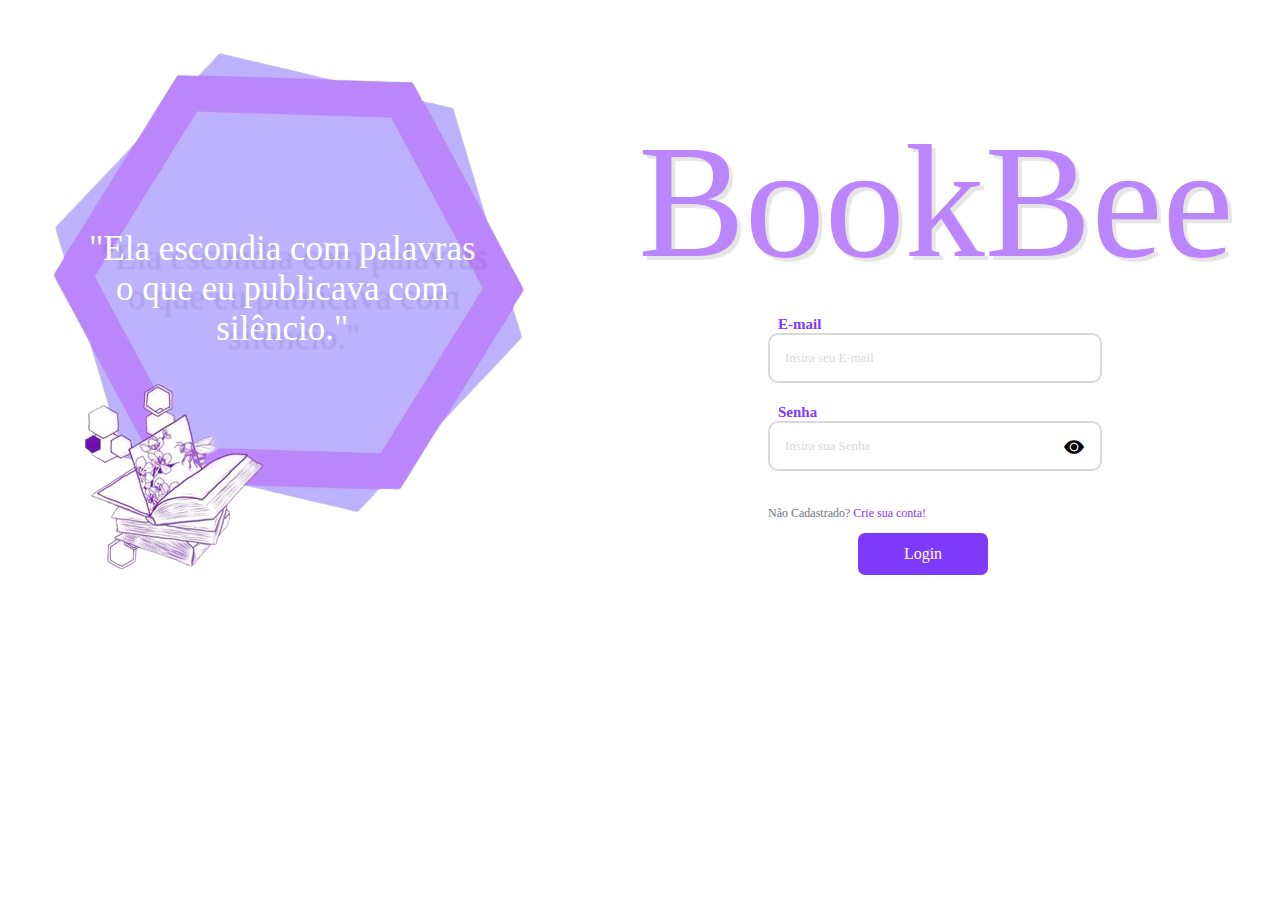
<file: index.html>
<!DOCTYPE html>
<html lang="pt-br">
    <head>
        <meta charset="UTF-8">
        <meta http-equiv="X-UA-Compatible" content="IE=edge">
        <meta name="viewport" content="width=device-width, initial-scale=1.0">
        <link rel="stylesheet" href="https://cdn.jsdelivr.net/npm/bootstrap-icons@1.10.4/font/bootstrap-icons.css">
        <link rel="stylesheet" href="css/style.css">
        <link rel="manifest" href="manifest.json">
        <script src="js/main.js"></script>
        <script src="js/inicial.js"></script>
        
        <title>Tela de Inicio</title>
    </head>
    <body>
        <main>
            <div class="ajuste">
                <div class="img">
                    <img src="imagens/Purple_-removebg-preview.png" alt="img de fundo" >
                    <div class="emcima">
                        <p id="texto"></p>
                    </div>
                    <script src="js/dom.js"></script>
            </div> 
            <div class="titulo">
                <p>BookBee</p>
             </div>
            </div>
        
            <div class="login">
                <form action="inicial.html">

                    <label for="E-mail">E-mail</label>
                    <input type="text" placeholder="Insira seu E-mail" id="email" required>

                    <label for="senha">Senha</label>
                    <input type="password" id="senha" placeholder="Insira sua Senha" required>
                    <i class="bi bi-eye-fill" id="botao-senha" onclick="mostrarSenha()"></i>

                    <div class="cadastre">
                        <ul>
                            <li>Não Cadastrado? <a href="cadastro.html">Crie sua conta!</a></li>
                        </ul>
                    </div>
                    
                    <div class="botao">
                        <input type="submit" value="Login" id="botao-login">
                    </div>
                </form>
            </div>

        </main>
    </body>
</html>
</file>
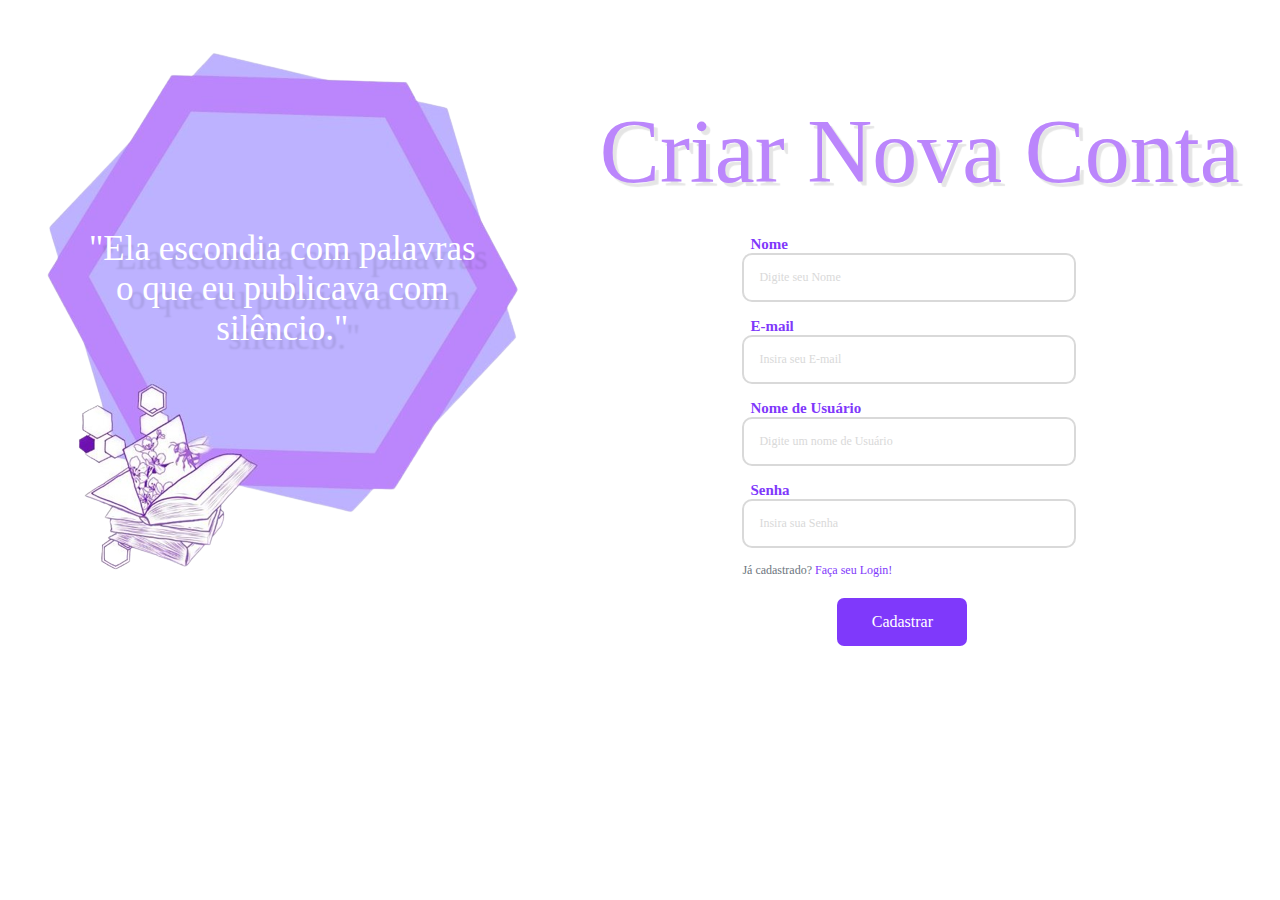
<file: cadastro.html>
<!DOCTYPE html>
<html lang="pt-br">
<head>
    <meta charset="UTF-8">
    <meta http-equiv="X-UA-Compatible" content="IE=edge">
    <meta name="viewport" content="width=device-width, initial-scale=1.0">
    <link rel="stylesheet" href="css/style.css">
    <link rel="manifest" href="manifest.json">
    <script src="js/main.js"></script>
    <script src="js/inicial.js"></script>
    <title>cadastro</title>
</head>
<body>
    <main>
        <div class="ajuste">
            <div class="img">
                <img src="imagens/Purple_-removebg-preview.png" alt="img de fundo" >
                <div class="emcima">
                    <p id="texto"></p>
                </div>
                <script src="js/dom.js"></script>
            </div> 
            <div class="titulo01">
                <p>Criar Nova Conta</p>
            </div>
        </div>
        
        <div class="cadastro">
            <form action="">
                <label for="Nome">Nome</label>
                <input type="text" id="nome" placeholder="Digite seu Nome" >
                
                <label for="E-mail">E-mail</label>
                <input type="text" id="email" placeholder="Insira seu E-mail">
                
                <label for="Nickname">Nome de Usuário</label>
                <input type="text" id="Nickname" placeholder="Digite um nome de Usuário">
                
                <label for="senha">Senha</label>
                <input type="text" id="senha" placeholder="Insira sua Senha" >
                <div class="login01">
                    <ul>
                        <li>Já cadastrado? <a href="index.html">Faça seu Login!</a></li>
                    </ul>
                </div>
                
                
                <div class="botao01">
                    <input type="submit" value="Cadastrar" id="botao-login">
                </div>
                
            </form>
        </div>
    
    </main>
</body>
</html>
</file>
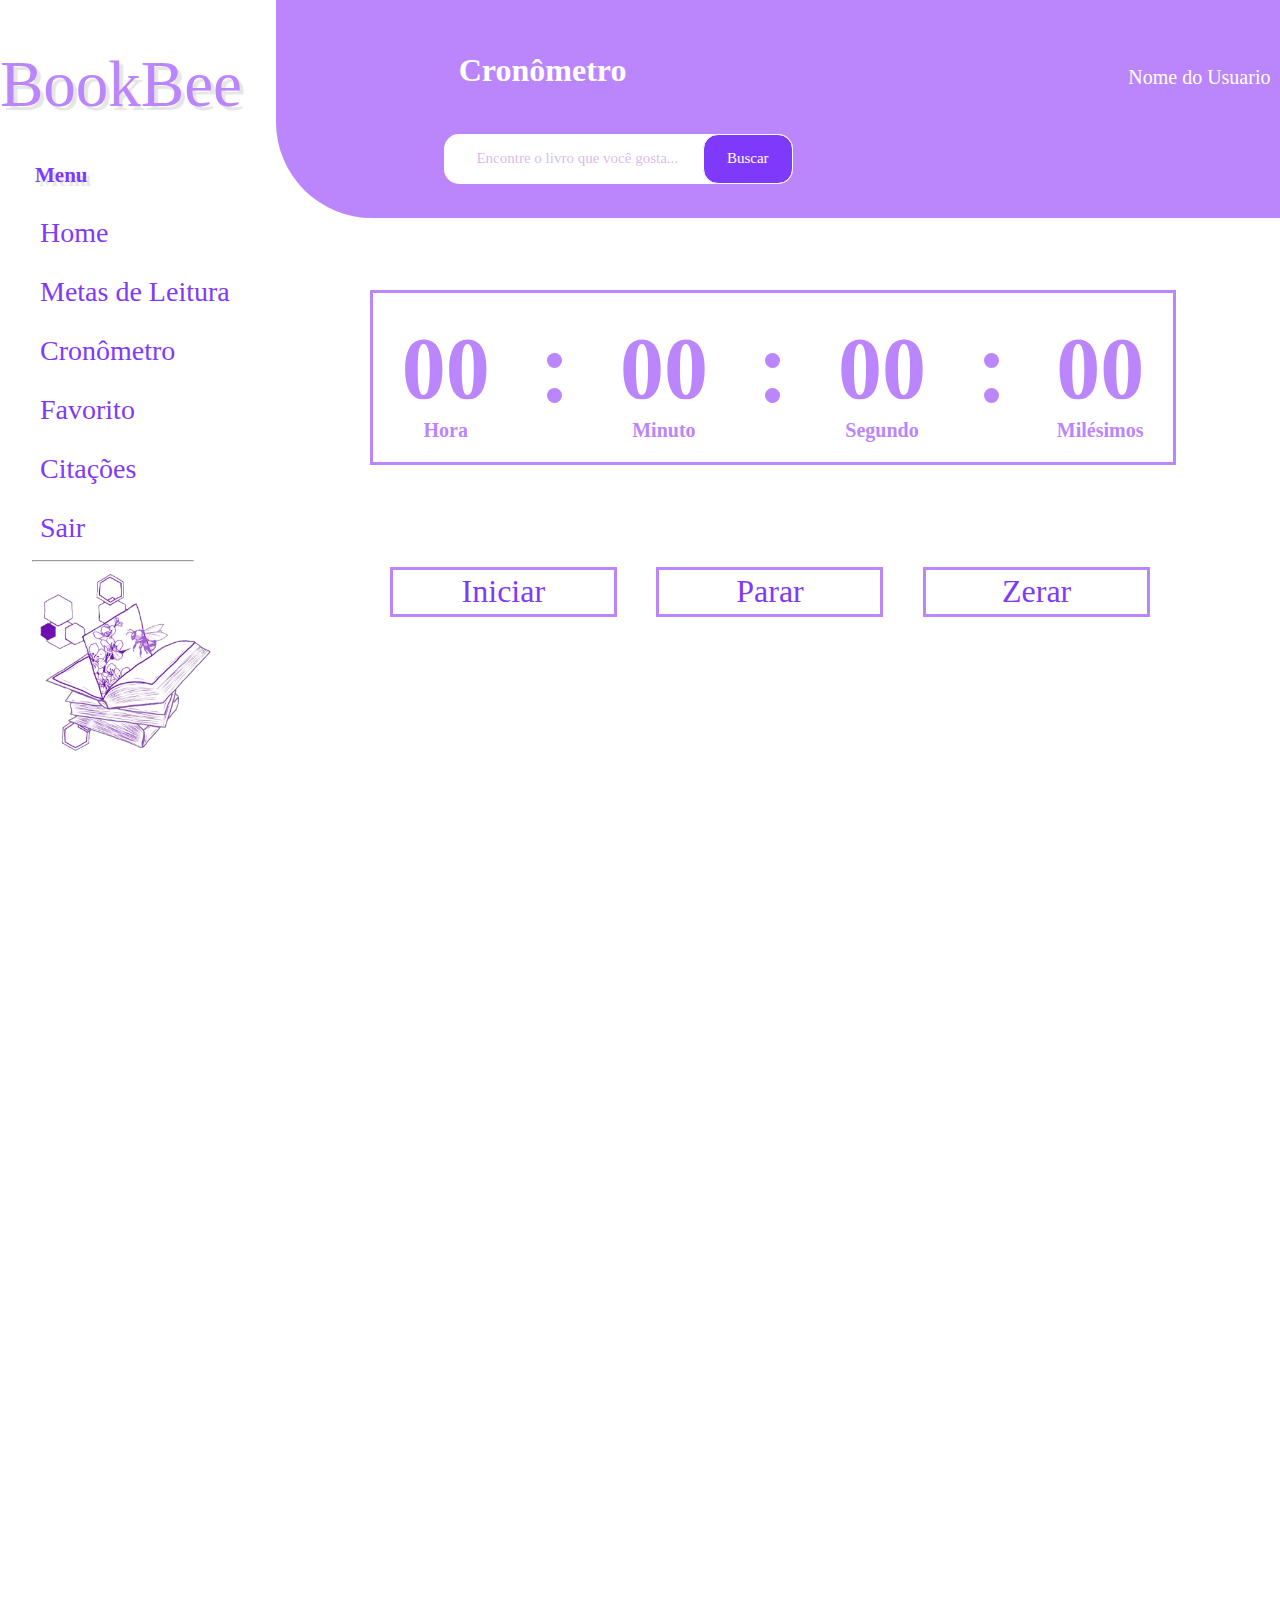
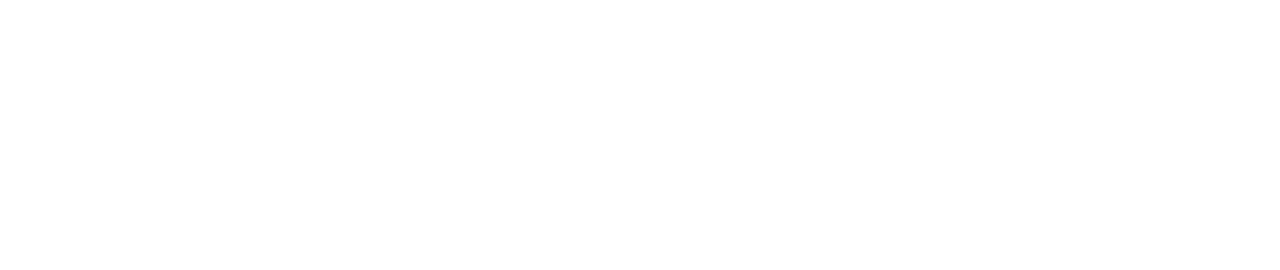
<file: cronometro.html>
<!DOCTYPE html>
<html lang="pt-br">
<head>
    <meta charset="UTF-8">
    <meta http-equiv="X-UA-Compatible" content="IE=edge">
    <meta name="viewport" content="width=device-width, initial-scale=1.0">
    <link rel="stylesheet" href="https://cdn.jsdelivr.net/npm/bootstrap-icons@1.10.5/font/bootstrap-icons.css">
    <link rel="stylesheet" href="css/style.css">
    <link rel="manifest" href="manifest.json">
    <title>Cronômetro</title>
</head>
<body>
    <header class="headerTP">
        
        <div class="bookbeeTP">
            <p>BookBee</p>
            <div class="menu-titulo">
                <p>Menu</p>
            </div>
        </div>

        <div onclick="mobileMenu()" class="mobile-menu" id="mobile-menu">
            <div class="linha1"></div>
            <div class="linha2"></div>
        </div>

        <div class="inicioeUser">
            <div class="inicioEBusca">
                <h1>Cronômetro</h1>

                <form class="search">
                <div class="barraDeBusca">
                    <div class="iconeBusca">
                        <i class="bi bi-search"></i>
                    </div>
                        <input type="text" required id="keyWord" name="keyWord" placeholder="Encontre o livro que você gosta...">
                        <button id="search" type="button" >
                           Buscar
                        </button>
                    </div>
                </form>

            </div>

            <div class="nomeUser">
                <a href="#">Nome do Usuario</a>
                <div class="ftPerfil">
                    <img src="imagens/perfil-de-usuario (1).png" alt="imagem de perfil">
                </div>
            </div>

        </div>

    </header>

    <main class="mainTelaPrincipal">
        <div class="menu">
            <ul>
                <li><a href="inicial.html">
                    <span class="icon">
                        <i class="bi bi-house"></i>
                    </span>
                    <span class="txt">Home</span>
                </a></li>
                <li><a href="inicial.html?#metaDeleitura">
                    <span class="icon">
                        <i class="bi bi-trophy"></i>
                    </span>
                    <span class="txt">Metas de Leitura</span>
                </a></li>
                
                <li><a href="#">
                    <span class="icon">
                        <i class="bi bi-stopwatch"></i>
                    </span>
                    <span class="txt">Cronômetro</span>
                </a></li>
                
                <li><a href="inicial.html?#livrosFavoritos">
                    <span class="icon">
                        <i class="bi bi-star"></i>
                    </span>
                    <span class="txt">Favorito</span>
                </a></li>
                
                <li><a href="inicial.html?#parteCitacoes">
                    <span class="icon">
                        <i class="bi bi-bookmark-star"></i>
                    </span>
                    <span class="txt">Citações</span>
                </a></li>
                
                <li><a href="index.html">
                    <span class="icon">
                        <i class="bi bi-box-arrow-left"></i>
                    </span>
                    <span class="txt">Sair</span>
                </a></li>
            </ul>
            <hr>
            <div class="logo">
                <img src="imagens/1682512674678.png" alt="logo do bookbee">
            </div>
            
        </div>

        <section class="cronometro">

            <div class="visorCronometro">
                <div class="visor hora">
                    <h1 class="tempo horas">00</h1>
                    <p class="titulohoras">Hora</p>
                </div >
                <div class="pontos">
                    <span></span>
                    <span></span>
                </div>
                <div  class="visor minuto">
                    <h1 class="tempo minutos">00</h1>
                    <p class="titulominutos">Minuto</p>
                </div>
                <div class="pontos">
                    <span></span>
                    <span></span>
                </div>
                <div  class="visor Segundo">
                    <h1 class="tempo Segundos">00</h1>
                    <p class="tituloSegundos">Segundo</p>
                </div>
                <div class="pontos">
                    <span></span>
                    <span></span>
                </div>
                <div  class="visor Milesimo">
                    <h1 class="tempo Milesimos">00</h1>
                    <p class="tituloMilesimo">Milésimos</p>
                </div>
            </div>
            <div class="cronometroAcao">
                <button onclick="iniciarCronometro()" class="botoesCronometro ">Iniciar</button>
                <button onclick="paraCronometro()" class="botoesCronometro">Parar</button>
                <button onclick="zerarCronometro()" class="botoesCronometro">Zerar</button>
            </div>

        </section>

        <section class="cronometroMobile">
            <div class="container">
                <div class="watch">
                    <div class="outer-circle">
                        <div class="inner-circle">
                            <span class='text min'>0 :</span>
                            <span class='text sec'>&nbsp;0 :</span>
                            <span class='text msec'>&nbsp;0</span>
                        </div>
                    </div>
                    <div class="btn-wrapper">
                        <button class='btn reset hidden'>Reset</button>
                        <button class='btn play'>Play</button>
                        <button class='btn lap hidden'>Lap</button>
                    </div>
                    <ul class="laps">
                        <button class="lap-clear-btn hidden">Clear All</button>
                    <ul>
                </div>
            </div>
        </section>
        
    </main>
    <script src="js/cronometro.js"></script>
    <script src="js/busca.js"></script>
    <script src="js/menuMobile.js"></script>
</body>
</html>
</file>
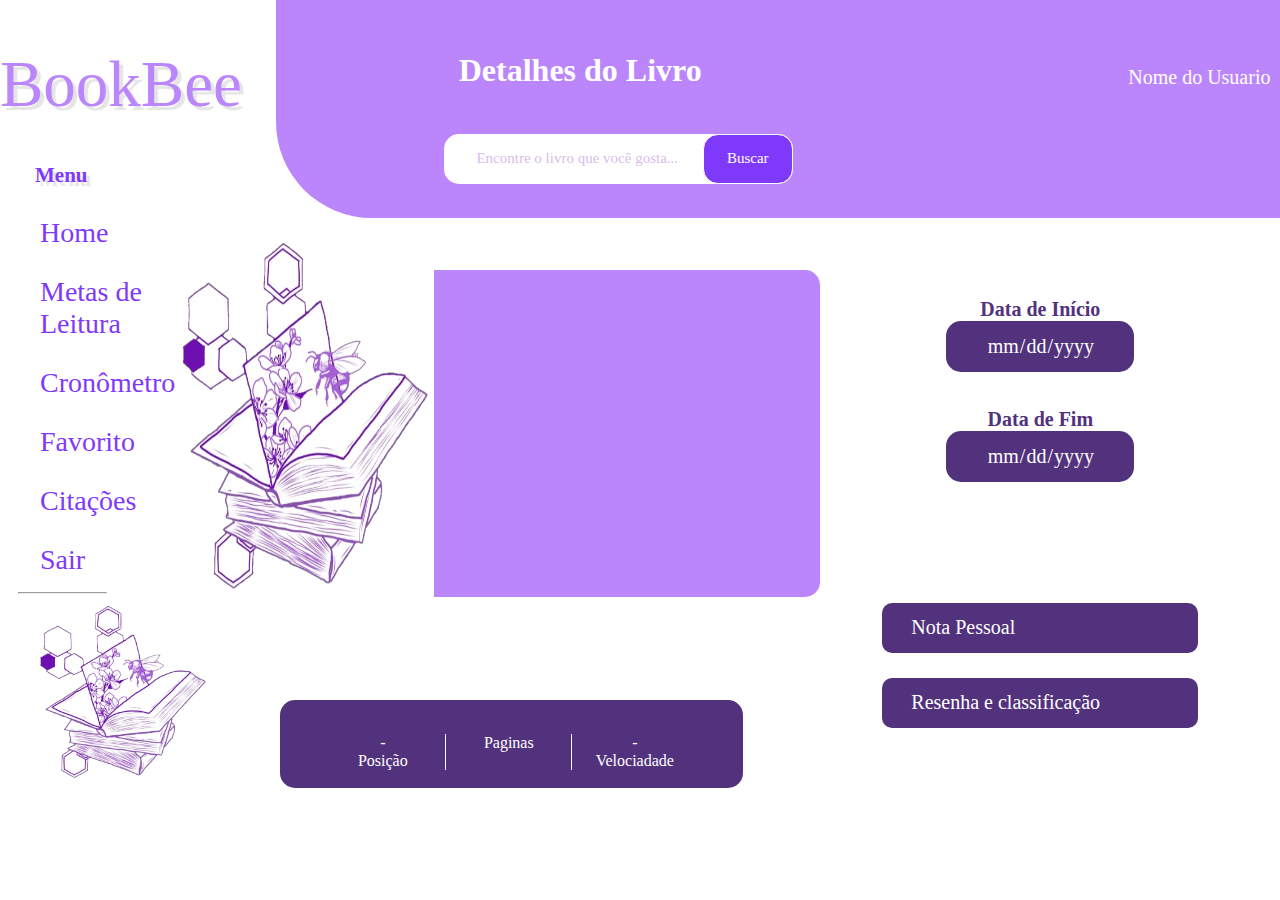
<file: detalhedolivro.html>
<!DOCTYPE html>
<html lang="pt-br">

<head>
    <meta charset="UTF-8">
    <meta http-equiv="X-UA-Compatible" content="IE=edge">
    <meta name="viewport" content="width=device-width, initial-scale=1.0">
    <link rel="stylesheet" href="https://cdn.jsdelivr.net/npm/bootstrap-icons@1.10.5/font/bootstrap-icons.css">
    <link rel="stylesheet" href="css/style.css">
    <link rel="manifest" href="manifest.json">

    <title>Informação da leitura</title>
</head>

<body>
    <header class="headerTP">

        <div class="bookbeeTP">
            <p>BookBee</p>
            <div class="menu-titulo">
                <p>Menu</p>
            </div>
        </div>

        <div class="inicioeUser">
            <div class="inicioEBusca">
                <h1>Detalhes do Livro</h1>

                <form class="search">
                    <div class="barraDeBusca">
                        <div class="iconeBusca">
                            <i class="bi bi-search"></i>
                        </div>
                        <input type="text" required id="keyWord" name="keyWord"
                            placeholder="Encontre o livro que você gosta...">
                        <button id="search" type="button">
                            Buscar
                        </button>
                    </div>
                </form>

            </div>

            <div class="nomeUser">
                <a href="#">Nome do Usuario</a>
                <div class="ftPerfil">
                    <img src="imagens/perfil-de-usuario (1).png" alt="imagem de perfil">
                </div>
            </div>

        </div>

    </header>

    <main class="mainInformacoes">
        <div class="menu">
            <ul>
                <li><a href="inicial.html">
                        <span class="icon">
                            <i class="bi bi-house"></i>
                        </span>
                        <span class="txt">Home</span>
                    </a></li>
                <li><a href="inicial.html?#metaDeleitura">
                        <span class="icon">
                            <i class="bi bi-trophy"></i>
                        </span>
                        <span class="txt">Metas de Leitura</span>
                    </a></li>

                <li><a href="cronometro.html">
                        <span class="icon">
                            <i class="bi bi-stopwatch"></i>
                        </span>
                        <span class="txt">Cronômetro</span>
                    </a></li>

                <li><a href="#">
                        <span class="icon">
                            <i class="bi bi-star"></i>
                        </span>
                        <span class="txt">Favorito</span>
                    </a></li>

                <li><a href="inicial.html?#parteCitacoes">
                        <span class="icon">
                            <i class="bi bi-bookmark-star"></i>
                        </span>
                        <span class="txt">Citações</span>
                    </a></li>

                <li><a href="index.html">
                        <span class="icon">
                            <i class="bi bi-box-arrow-left"></i>
                        </span>
                        <span class="txt">Sair</span>
                    </a></li>
            </ul>
            <hr>
            <div class="logo">
                <img src="imagens/1682512674678.png" alt="logo do bookbee">
            </div>
        </div>

        <div class="coteudoTeladeInformacao">
            <div class="livroEposicaos">
                <div class="detalheSobrelivro">
                    <img id="imgCapaLivro" src="imagens/1682512674678.png" alt="">
                    <div class="tituloAutorResumo">
                        <h2 id="tituloLivro"></h2>
                        <h4 id="autorLivro"></h4>
                        <div id="descricaoLivro"></div>

                        <div class="exibirClassificacao">
                            <ul onmouseenter="adicionarClassificacaoEstrela()">
                                <li><i class="bi bi-star"></i></li>
                                <li><i class="bi bi-star"></i></li>
                                <li><i class="bi bi-star"></i></li>
                                <li><i class="bi bi-star"></i></li>
                                <li><i class="bi bi-star"></i></li>
                            </ul>
                        </div>
                    </div>
                </div>
                <div class="detalhePosicao">
                    <ul>
                        <li>
                            <p>-</p>
                            <p>Posição</p>
                        </li>
                        <li>
                            <p id="numPagina"></p>
                            <p>Paginas</p>
                        </li>
                        <li>
                            <p>-</p>
                            <p>Velociadade</p>
                        </li>
                    </ul>
                </div>

            </div>
            <div class="dataeAnotacoes">
                <div class="datas">
                    <div class="dataInicio">
                        <label for="dataInicio">Data de Início</label>
                        <input type="date" name="dataInicio">
                    </div>
                    <div class="dataFim">
                        <label for="dataFim">Data de Fim</label>
                        <input type="date" name="dataFim">
                    </div>
                </div>

                <div class="linksParaCriaNotas">
                    <div class="anotacoes">
                      <a id="btn1" href="#">Nota Pessoal</a>
                      <i class="bi bi-plus-circle"></i>
                    </div>
                    <div class="resenha">
                      <a id="btn2" href="#">Resenha e classificação</a>
                      <i class="bi bi-plus-circle"></i>
                    </div>
                  </div>
                  
                  <!-- Modal 2 -->
                  <div id="myModal2" class="modal">
                    <div class="modal-content">
                      <span class="close">&times;</span>
                      <div class="modal-body">
                        <div class="modal-capa">
                          <img id="img-capa-modal">
                          <div class="modal-exibirClassificacao">
                            <ul onmouseenter="adicionarClassificacaoEstrela()">
                              <li><i class="bi bi-star"></i></li>
                              <li><i class="bi bi-star"></i></li>
                              <li><i class="bi bi-star"></i></li>
                              <li><i class="bi bi-star"></i></li>
                              <li><i class="bi bi-star"></i></li>
                            </ul>
                          </div>
                        </div>
                        <div class="modal-resenha">
                          <h3 id="titulo-modal"></h3>
                          <textarea  placeholder="Escreva uma resenha sobre o livro..." name="" id="" cols="30" rows="10"></textarea>
                        </div>
                      </div>
                      <button>Salvar</button>
                    </div>
                  </div>
                  
                  <!-- Modal  1 -->
                  <div id="myModal1" class="modalNotas">
                    <div class="modal-content-notas">
                      <span class="close-notas">&times;</span>
                      <div class="modal-body-notas">
                        <div class="modal-capa-notas">
                          <img id="img-capa-modal-notas">
                        </div>
                        <div class="modal-notas">
                          <h3 id="titulo-modal-notas"></h3>
                          <div>
                            <textarea placeholder="Adicionar Notas" id="reviewTextArea" rows="4" cols="50"></textarea>
                          </div>
                          <div class="textNotasSalvas" id="textNotasSalvas"></div>
                        </div>
                      </div>
                      <button id="salarModalNotas">Salvar</button>
                    </div>
                  </div>
                  
    </main>
    <script src="js/script.js"></script>
    <script src="js/busca.js"></script>

</body>

</html>
</file>
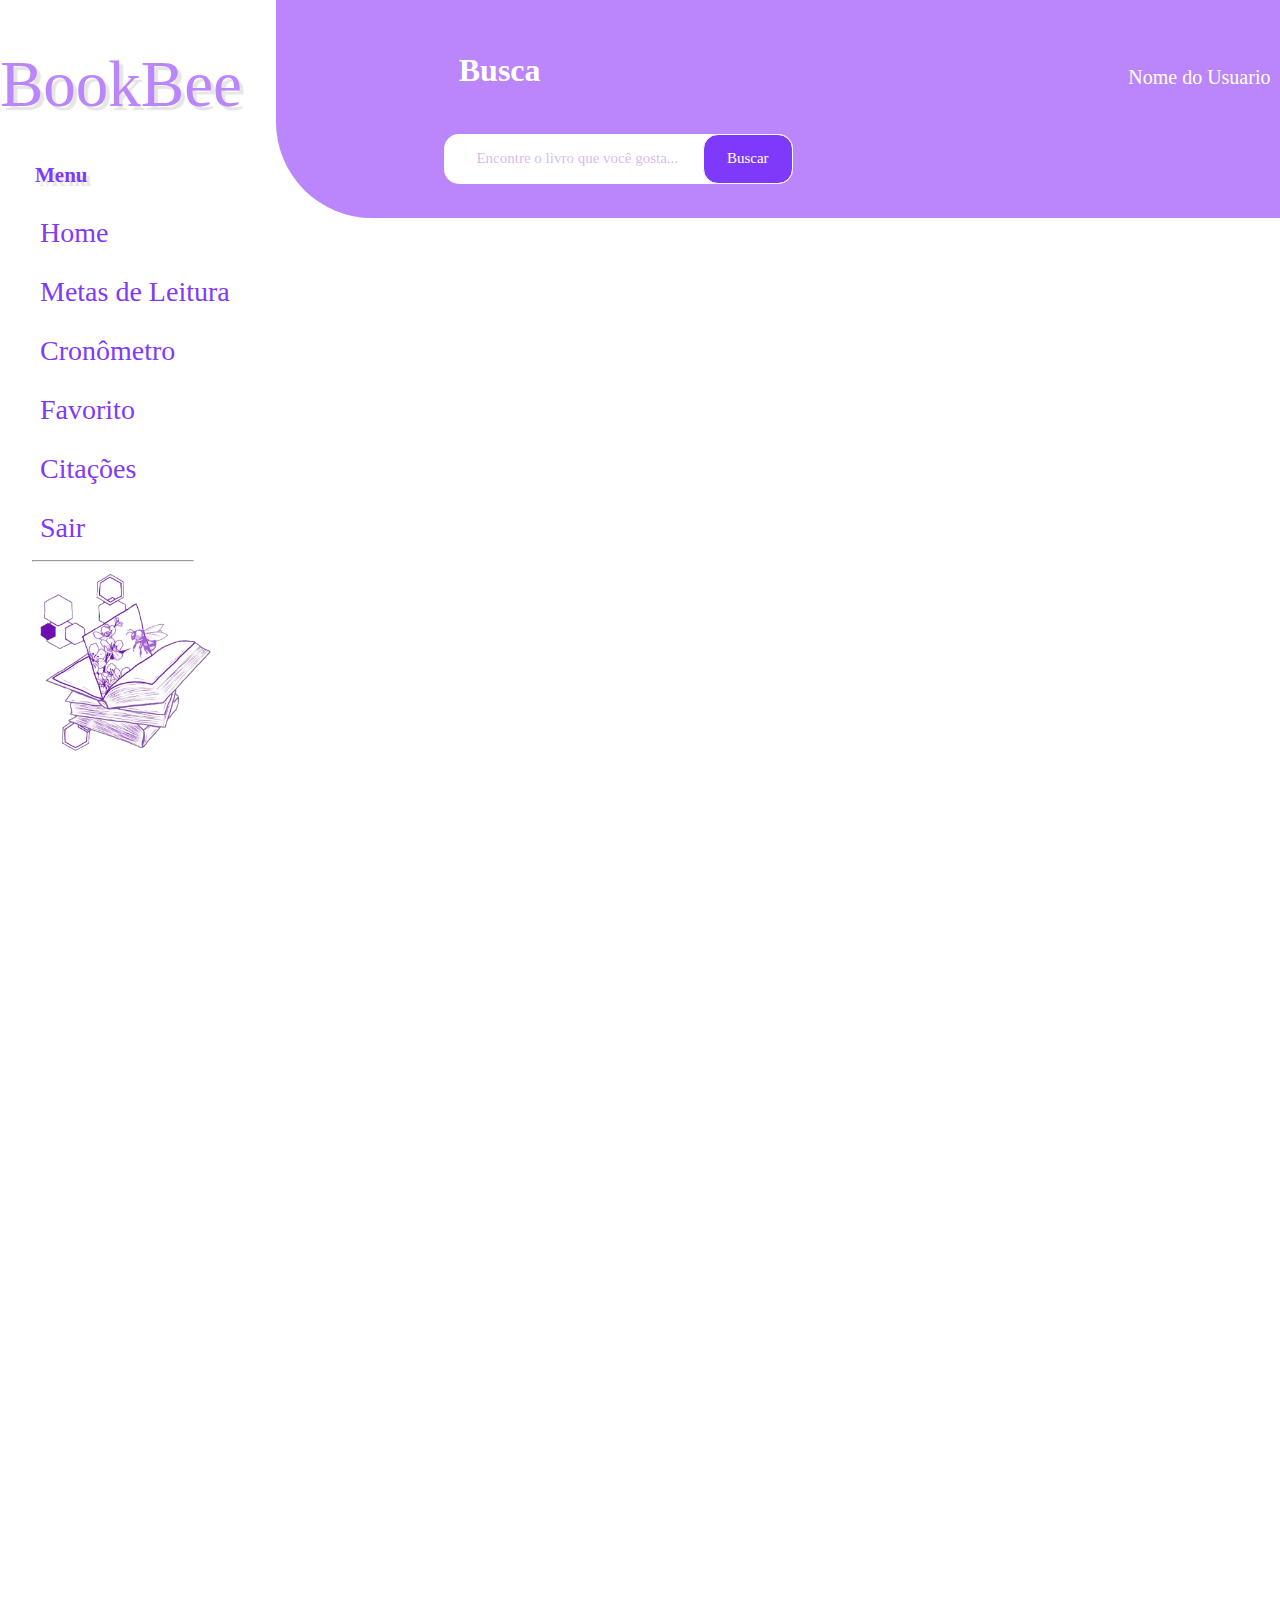
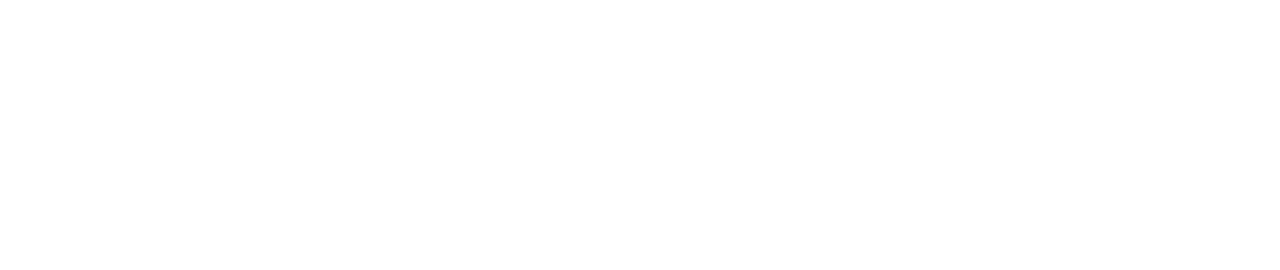
<file: pagesearch.html>
<!DOCTYPE html>
<html lang="pt-br">
<head>
    <meta charset="UTF-8">
    <meta http-equiv="X-UA-Compatible" content="IE=edge">
    <meta name="viewport" content="width=device-width, initial-scale=1.0">
    <link rel="stylesheet" href="https://cdn.jsdelivr.net/npm/bootstrap-icons@1.10.5/font/bootstrap-icons.css">
    <link rel="stylesheet" href="css/style.css">
    <link rel="manifest" href="manifest.json">
    
    <title>Pagina da Busca</title>
</head>
<body>
    <header class="headerTP">
        
        <div class="bookbeeTP">
            <p>BookBee</p>
            <div class="menu-titulo">
                <p>Menu</p>
            </div>
        </div>

        <div class="inicioeUser">
            <div class="inicioEBusca">
                <h1>Busca</h1>

                <form class="search">
                <div class="barraDeBusca">
                    <div class="iconeBusca">
                        <i class="bi bi-search"></i>
                    </div>
                        <input type="text" required id="keyWord" name="keyWord" placeholder="Encontre o livro que você gosta...">
                        <button id="search" type="button" >
                           Buscar
                        </button>
                    </div>
                </form>

            </div>

            <div class="nomeUser">
                <a href="#">Nome do Usuario</a>
                <div class="ftPerfil">
                    <img src="imagens/perfil-de-usuario (1).png" alt="imagem de perfil">
                </div>
            </div>

        </div>

    </header>

    <main class="mainTelaPrincipal">
        <div class="menu">
            <ul>
                <li><a href="inicial.html">
                    <span class="icon">
                        <i class="bi bi-house"></i>
                    </span>
                    <span class="txt">Home</span>
                </a></li>
                <li><a href="inicial.html?#metaDeleitura">
                    <span class="icon">
                        <i class="bi bi-trophy"></i>
                    </span>
                    <span class="txt">Metas de Leitura</span>
                </a></li>
                
                <li><a href="cronometro.html">
                    <span class="icon">
                        <i class="bi bi-stopwatch"></i>
                    </span>
                    <span class="txt">Cronômetro</span>
                </a></li>
                
                <li><a href="#">
                    <span class="icon">
                        <i class="bi bi-star"></i>
                    </span>
                    <span class="txt">Favorito</span>
                </a></li>
                
                <li><a href="inicial.html?#parteCitacoes">
                    <span class="icon">
                        <i class="bi bi-bookmark-star"></i>
                    </span>
                    <span class="txt">Citações</span>
                </a></li>
                
                <li><a href="index.html">
                    <span class="icon">
                        <i class="bi bi-box-arrow-left"></i>
                    </span>
                    <span class="txt">Sair</span>
                </a></li>
            </ul>
            <hr>
            <div class="logo">
                <img src="imagens/1682512674678.png" alt="logo do bookbee">
            </div>
            
        </div>
        
        <div class="resultadoPesquisa">
            <ul id="livros" class="resultGrid">

            </ul>
        </div>
            <script src="js/busca.js"></script>
    </main>
</body>
</html>
</file>
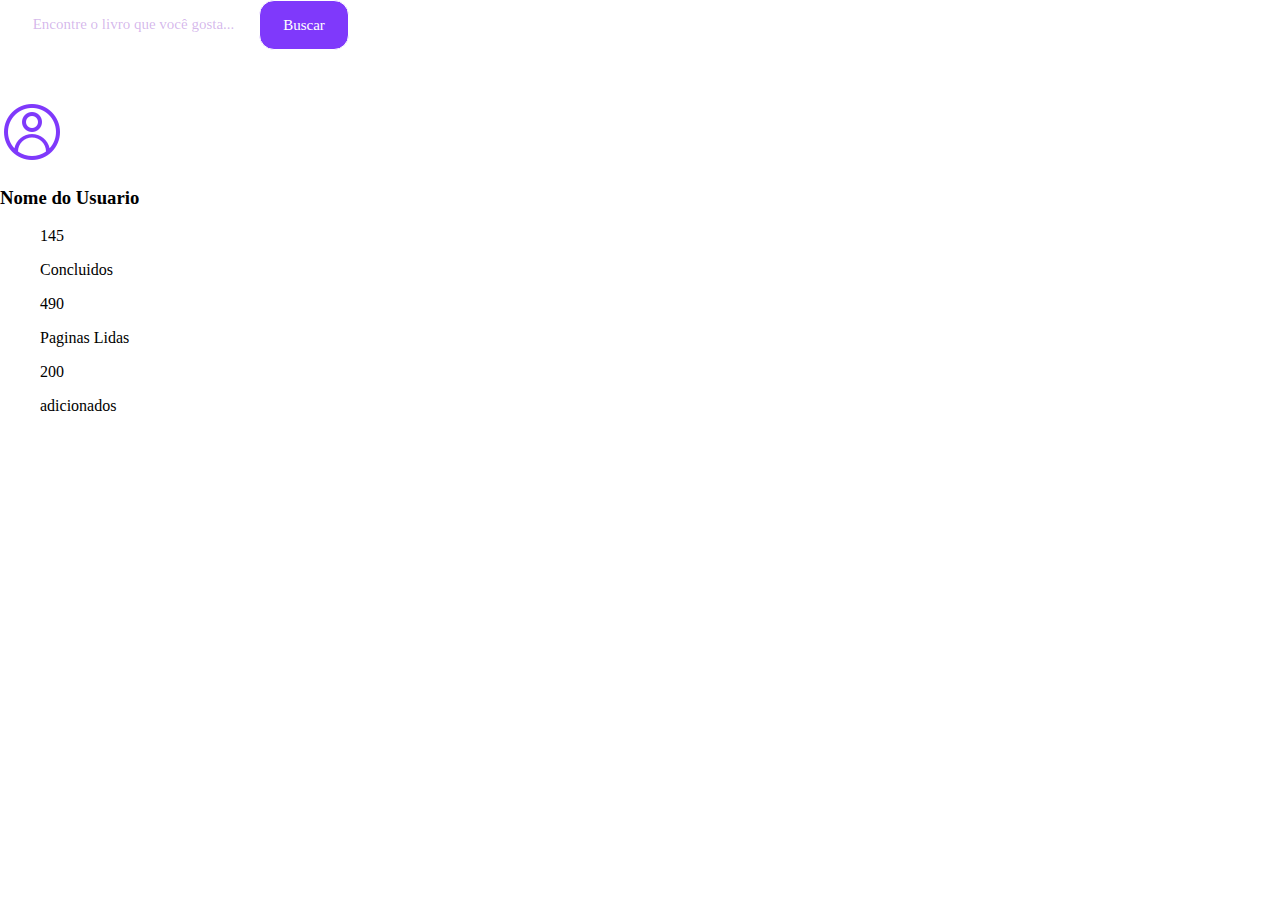
<file: perfil.html>
<!DOCTYPE html>
<html lang="pt-br">
<head>
    <meta charset="UTF-8">
    <meta http-equiv="X-UA-Compatible" content="IE=edge">
    <meta name="viewport" content="width=device-width, initial-scale=1.0">
    <link rel="stylesheet" href="https://cdn.jsdelivr.net/npm/bootstrap-icons@1.10.5/font/bootstrap-icons.css">
    <link rel="stylesheet" href="css/style.css">
    <link rel="manifest" href="manifest.json">
    
    
    <title>BookBee</title>
</head>
<body>
    <header class="perfilHeader">
        <div class="setaParaVolta">
            <i class="bi bi-arrow-left"></i>
        </div>
        

        <form >
            <div class="barraDeBusca">
                <div class="iconeBusca">
                    <i class="bi bi-search"></i>
                </div>
                <input type="text" id="keyWord" name="keyWord" placeholder="Encontre o livro que você gosta...">
                <button id="search" type="button">
                    Buscar
                </button>
            </div>
        </form>
        
    </header>
    <main class="PerfilMain">
        <div class="userPerfil">
            <div class="ftUser">
                <a href="#">
                    <img src="imagens/perfil-de-usuario (1).png" alt="imagem de perfil">   
                </a>
            </div>
            <div class="nomeUserPerfil">
                <h3>Nome do Usuario</h3>
            </div>
            <div class="infoPerfil">
                <ul>
                    <li>
                        <p>145</p>
                        <p>Concluidos</p>
                    </li>
                    <li>
                        <p>490</p>
                        <p>Paginas Lidas</p>
                    </li>
                    <li>
                        <p>200</p>
                        <p>adicionados</p>
                    </li>
                </ul>
            </div>
        </div>

        <div class="opcoesPerfil">
            <div class="opFavorito"></div>
            <div class="opAnotacoes"></div>
            <div class="opconfiguracao"></div>
        </div>
    </main>

    <footer class="footerMobile">
        <a href="inicial.html" id="homeFM"><i class="bi bi-house"></i></a>
        <a href="favoritos.html" id="citacoesFM"><i class="bi bi-chat-left-quote"></i></a>
        <a href="perfil.html" id="perfilFM"><i class="bi bi-person-circle"></i></a>
    </footer>
    <script src="js/busca.js"></script>
    <script src="js/menuMobile.js"></script>
</body>
</html>
</file>
<file: css/style.css>
@import url('https://fonts.googleapis.com/css2?family=Bellefair&family=Belleza&family=EB+Garamond:ital,wght@0,400;1,700&family=Inter:wght@200;300&family=Merriweather:ital,wght@1,300&family=Noto+Emoji:wght@300&family=Playfair+Display:ital@1&family=Poppins&display=swap');

* {
    font-family: Abhaya Libre ExtraBold;
    text-decoration: none;
    list-style-type: none;
}

:root {
    --main-color: #BB86FC;
    --second-color: #FFF;
    --third-color: #52327D;
    --fourth-color: #7F39FB;
    --fifth-color: #9B72CF;
}

body {
    margin: 0;
    padding: 0;
    box-sizing: border-box;
}

main {
    height: 560.40px;
    margin-top: 50px;
}

img {
    max-width: 100%;
}

a{
    color: var(--fourth-color );
}

a:visited{
    color: var(--third-color);
}


.ajuste {
    display: flex;
    justify-content: space-around;
    position: relative;
}

.titulo {
    color: #BB86FC;
    font-size: 160px;
    margin-left: 20px;
    margin-top: -100px;
    text-shadow: 4px 4px 1px rgba(0, 0, 0, 0.1);
    font-family: Belleza;
}

.emcima {
    font-family: Inter;
    width: 390px;
    /* Defina a largura do container conforme necessário */
    word-wrap: break-word;
    position: absolute;
    top: 43%;
    left: 13%;
    transform: translate(-17%, -43%);
    text-align: center;
    color: #fff;
    /* ou defina a cor de texto desejada */
    font-size: 35px;
    /* ou defina o tamanho de fonte desejado */
    text-shadow: 12px 9px 2px rgba(0, 0, 0, 0.1);

}

.img img {
    width: 117%;
}

.login {
    margin-left: 60%;
    display: flex;
    flex-direction: column;
    width: 200px;
    position: relative;
    top: -260px;
}

.login label {
    margin-left: 5%;
    font-size: 15px;
    font-weight: 900;
    color: #7F39FB;

}

.login input {
    margin-bottom: 20px;
    padding: 15px;
    width: 300px;
    font-size: 13px;
    outline: 0;
    border-radius: 10px;
    border: 2px solid #D9D9D9;

}

.login #senha {
    margin-bottom: 0px;
}

input::placeholder {
    color: #D9D9D9;
}

.login i {
    font-size: 20px;
    cursor: pointer;
    color: #000;
    position: relative;
    top: -35px;
    margin-left: 148%;
}

.cadastre {
    color: #6c757d;
    display: flex;
    flex-direction: column;
    font-size: 12px;
}

.cadastre ul {
    padding: 0;
}

.cadastre a:hover {
    text-decoration: underline;
}


.botao input {
    margin-left: 90px;
    border: none;
    padding: 12px;
    width: 130px;
    background-color: #7F39FB;
    color: #fff;
    border-radius: 7px;
    font-size: 16px;
}

.titulo01 {
    color: #BB86FC;
    font-size: 90px;
    text-shadow: 4px 4px 1px rgba(0, 0, 0, 0.1);
    font-family: belleza;
    position: relative;
    bottom: 40px;

}

.cadastro {
    margin-left: 60%;
    /* margin-top: 0px; */
    display: flex;
    flex-direction: column;
    width: 200px;
    position: relative;
    top: -340px;
}

.cadastro label {
    margin-left: 4%;
    margin-bottom: 6px;
    font-size: 15px;
    font-weight: 900;
    color: #7F39FB;
}

.cadastro input {
    margin-bottom: 15px;
    padding: 15px;
    width: 300px;
    font-size: 12px;
    outline: 0;
    border-radius: 10px;
    border: 2px solid #D9D9D9;
}

.botao01 input {
    margin-left: 95px;
    border: none;
    width: 130px;
    background-color: #7F39FB;
    color: #fff;
    border-radius: 7px;
    font-size: 16px;
}

.login01 {
    color: #6c757d;
    display: flex;
    width: 300px;
    font-size: 12px;
}

.login01 ul {
    padding: 0;
    margin-block: 0 20px;
}

.login01 a:hover {
    text-decoration: underline;
}

.img01 img {
    width: 949px;
    margin-left: 400px;
}

/* tela principal - style do header  */

.bookbeeTP {
    display: flex;
    flex-direction: column;
    font-size: 65px;
    font-family: belleza;
    color: #BB86FC;
    text-shadow: 4px 4px 1px rgba(0, 0, 0, 0.1);
    margin: 0;
}

.bookbeeTP p {
    margin-bottom: 20px;
}

.menu-titulo {
    font-size: 21px;
    color: #7F39FB;
    font-weight: 800;
    margin-left: 35px;
}

.headerTP {
    width: 1516px;
    height: 190px;
    display: flex;
    justify-content: space-between;
    align-items: center;
}

.inicioeUser {
    background-color: #BB86FC;
    width: 1240px;
    height: 246px;
    border-radius: 0 0 0 96px;

    display: flex;
    justify-content: space-around;
    align-items: center;
}

.inicioEBusca h1 {
    color: var(--second-color);
    margin: 45px 15px;
}

.barraDeBusca {
    width: 349px;
    height: 50px;
    background-color: white;
    border-radius: 15px;
    display: inline-flex;
    padding: auto;
    align-items: center;
}

.barraDeBusca .iconeBusca {
    margin-left: 8px;
    color: #7F39FB;
}

.barraDeBusca input {
    width: 15vw;
    flex: 1;
    outline: none;
    border: none;

    text-align: center;
}

.barraDeBusca input[type='text']::placeholder {
    color: rgba(163, 95, 212, 45%);
    font-size: 15px;
}

.barraDeBusca button {
    width: 90px;
    height: 50px;
    background-color: #7F39FB;
    border: 1px solid white;
    border-radius: 15px;
    color: var(--second-color);
    text-align: center;
    font-size: 15px;
}

.nomeUser {
    width: 220px;
    margin-bottom: 35px;

    display: flex;
    justify-content: space-between;
    align-items: center;
    font-size: 20px;
}

.nomeUser a {
    color: var(--second-color);
}

.ftPerfil {
    width: 64px;
    height: 64px;
}

.ftPerfil i {
    width: 100%;
    height: 100%;
}

.mainTelaPrincipal {
    margin: 0;
    display: grid;
    grid-template-columns: 1fr 3fr;
    grid-template-rows: 560px 560px 560px;
    grid-template-areas:
        "menuside lidosRecentes"
        "menuside metaDeLeitura"
        "menuside livrosFavoritos"
        "menuside parteCitacoes";
}

.menu {
    grid-area: menuside;
}

.mobile-menu{
    display: none;
    height: 20px;
    margin-left: 50px;
    cursor: pointer;
}

.linha1{
    background-color: var(--main-color);
    width: 52px;
    height: 3px;
    margin: 10px 0px;
    transition: 0.3s;
}
.linha2{
    background-color: var(--main-color);
    width: 26px;
    height: 3px;
    transition: 0.3s;
}

.menu ul li {
    font-size: 28px;
    margin-top: 25px;
    color: #7F39FB;
}

.menu li i {
    font-size: 30px;
}

.menu .txt{
    display: inline;
}

.logo {
    display: flex;
}

.logo img {
    width: 180px;
    margin-left: 35px;
}

hr {
    width: 50%;
    margin-left: 10%;
}

.lidosRecentes {
    grid-area: lidosRecentes;
    margin-top: 50px;

}

.tituloLidosRecentes {
    display: flex;
    align-items: center;
    justify-content: space-between;
    margin: 0 90px;
}

.tituloLidosRecentes h3 {
    font-size: 35px;
    color: var(--fourth-color);
}

.tituloLidosRecentes a {
    font-size: 20px;
    color: var(--fourth-color);
    font-weight: bold;
    width: 100px;
}

.estilizacaoLidos {
    display: flex;
    width: 900px;
    list-style: none;
    padding: 0;
    margin-left: 150px;
}

.estilizacaoLidos li {
    position: relative;
    display: flex;
    justify-content: space-around;
    width: 200px;
    height: 300px;
    margin: 20px;
    cursor: pointer;
}

.estilizacaoLidos li img {
    width: 100%;
    height: 100%;
    display: block;
    z-index: 999;
    position: absolute;
    transition: .5s;
}

.informacaoLivro {
    display: flex;
    flex-direction: column-reverse;
    width: 100%;
    height: 100%;
    background-color: #362D60;
    color: white;
    overflow: hidden;
    margin-top: 3px;
}

.informacaoLivro p {
    margin: 0 10px 5px 10px;
}

.estilizacaoLidos li:hover img {
    margin-top: -60px;
    margin-right: 60px;
}

.metaDeLeitura {
    grid-area: metaDeLeitura;

    overflow: hidden;
    position: relative;
}

.tituloMetaDeLeitura {
    display: flex;
    align-items: center;
    justify-content: space-between;
    margin: 0 90px;
}

.tituloMetaDeLeitura h3 {
    font-size: 35px;
    color: var(--fourth-color);
}

.tituloMetaDeLeitura a {
    font-size: 20px;
    color: var(--fourth-color);
    font-weight: bold;
    width: 100px;
}

.estilizacaoMeta {
    margin-left: 150px;
}

.bi-caret-left-fill {
    position: absolute;
    top: 40%;
    font-size: 60px;
    font-weight: bold;
    color: var(--fourth-color);
    cursor: pointer;
    left: 9.5%;
    z-index: 1;
}

.bi-caret-right-fill {
    position: absolute;
    top: 40%;
    font-size: 60px;
    font-weight: bold;
    color: var(--fourth-color);
    left: 87%;
    text-align: right;
    cursor: pointer;
    z-index: 1;
}

.carrosselMeta {
    overflow: hidden;
    width: 860px;
}

.carrosselMeta .carrosselSlides {
    display: flex;
    transition: transform 0.8s ease-in-out;
}

.carrosselMeta::-webkit-scrollbar {
    visibility: hidden;
}

.carrosselMeta img {
    width: 100%;
    max-width: 250px;
    height: 300px;
    margin: 20px;

}

/* part of favorites  */

.livrosFavoritos {
    grid-area: livrosFavoritos;

    overflow: hidden;
    position: relative;
}

.tituloLivrosFavoritos{
    display: flex;
    align-items: center;
    justify-content: space-between;
    margin: 0 90px;
}

.tituloLivrosFavoritos h3 {
    font-size: 35px;
    color: var(--fourth-color);
}

.tituloLivrosFavoritos a {
    font-size: 20px;
    color: var(--fourth-color);
    font-weight: bold;
    width: 100px;
}

.estilizacaoFavoritos {
    margin-left: 150px;
}

.carrosselFavoritos {
    overflow: hidden;
    width: 860px;

}

.carrosselFavoritos .carrosselSlides {
    display: flex;
    transition: transform 0.8s ease-in-out;
}

.carrosselFavoritos::-webkit-scrollbar {
    visibility: hidden;
}

.carrosselFavoritos img {
    width: 100%;
    max-width: 250px;
    height: 300px;
    margin: 20px;

}

/* part of quotes */

.parteCitacoes {
    grid-area: parteCitacoes;
}

.tituloCitacoes {
    display: flex;
    align-items: center;
    justify-content: space-between;
    margin: 0 90px;
}

.tituloCitacoes h3 {
    font-size: 35px;
    color: var(--fourth-color);
}

.tituloCitacoes a {
    font-size: 20px;
    color: var(--fourth-color);

    font-weight: bold;
    width: 100px;
}

.estilizacaoCitacoes {
    display: flex;
}

.coteudoCitacao {
    width: 500px;
    height: 250px;

    display: flex;
    align-items: center;
    justify-content: center;
}


.coteudoCitacao img {
    width: 113px;
    height: 192px;

}

.coteudoCitacao .citacoes {
    background-color: var(--fourth-color);
    width: 300px;
    height: 170px;
    border-top-right-radius: 7px;
    border-bottom-right-radius: 7px;

    display: flex;
    flex-direction: column;
    justify-content: center;
    color: var(--second-color);
}

.citacoes h5 {
    margin: 0 30px;
}

.citacoes p {
    margin: 0 15px;
}

.footerMobile{
    visibility: hidden;
}

/* search page  */

.resultadoPesquisa {
    margin-top: 45px;
}

.resultGrid {
    display: grid;
    grid-template-columns: repeat(2, 1fr);
    grid-gap: 20px;
    padding: 0;
}

.conteudoLivros {
    width: 400px;
    height: 200px;
    background-color: var(--fifth-color);
    border-radius: 10px;
    color: var(--second-color);
    display: flex;
    align-items: center;
    justify-content: space-around;
}

.conteudoLivros img {
    width: 128px;
    height: 189px;
}
.adicionarLivro{
    width: 30px;
    height: 25px;
    border: none;
    color: var(--second-color);
    background-color: var(--fifth-color);
    cursor: pointer;
    align-items: center;
}

.adicionarLivro i{
    font-size: 15px;
    background-color: var(--fourth-color);
}

/* parte da tela de informações sobre a leitura */

.mainInformacoes {

    margin: 0;
    display: grid;
    grid-template-columns: 1fr 3fr;
    grid-template-rows: 310px 310px;
    grid-template-areas:
        "menuside coteudoTeladeInformacao"
        "menuside coteudoTeladeInformacao"
}


.coteudoTeladeInformacao {
    grid-area: coteudoTeladeInformacao;
    margin-top: 45px;
    display: grid;
    grid-template-columns: 3fr 1fr;
    grid-template-rows: 360px 360px;
    grid-template-areas:
        "livroEposicaos dataeAnotacoes"
        "livroEposicaos dataeAnotacoes"
}

.livroEposicaos {
    grid-area: livroEposicaos;
    width: 650px;
    height: 620px;
    display: block;
}

.detalheSobrelivro {

    width: 645px;

    display: flex;
    justify-content: center;
}

.detalheSobrelivro img {
    width: 259px;
    height: 362px;
}

.tituloAutorResumo {
    background-color: var(--main-color);
    color: var(--second-color);
    width: 686px;
    height: 327px;
    margin-top: 35px;
    border-radius: 0 15px 15px 0;

    display: flex;
    flex-direction: column;
}

.tituloAutorResumo h2 {
    color: var(--third-color);
    margin: 38px 0px 0 25px;
}

.tituloAutorResumo h4 {
    color: var(--third-color);
    margin: 0px 0px 0 35px;
}

.tituloAutorResumo p,
.tituloAutorResumo #descricaoLivro{
    margin: 17px 0 0 35px;
}

.exibirClassificacao ul {
    margin: 34px 0 0 0;
    color: var(--third-color);
}

.exibirClassificacao li {
    display: inline;

}

.detalhePosicao {
    background-color: var(--third-color);
    width: 463px;
    height: 88px;
    border-radius: 15px;
    margin: 103px 0px 0px 105px;
}

.detalhePosicao ul {
    color: var(--second-color);
    padding: 0 15px 0 40px;
    display: inline-flex;

}

.detalhePosicao li {
    display: flex;
    flex-direction: column;
    align-items: center;
    width: 55px;
    margin: 18px 0;
    padding: 0 35px 0 35px;
}

.detalhePosicao li p {
    margin: 0;
}

.detalhePosicao li:first-child {
    border-right: 1px solid var(--second-color);
}

.detalhePosicao li:last-child {
    border-left: 1px solid var(--second-color);
}

.dataeAnotacoes {

    grid-area: dataeAnotacoes;
    width: 430px;
    height: 550px;
    padding-right: 100px;

    display: flex;
    flex-direction: column;
    align-items: center;
    justify-content: space-around;

}

.datas {
    height: 220px;

    display: flex;
    flex-direction: column;
    justify-content: space-around;
}

.dataInicio,
.dataFim {
    display: flex;
    flex-direction: column;
    align-items: center;
}

.dataInicio label,
.dataFim label {
    font-size: 20px;
    font-weight: bold;
    color: var(--third-color);
}

.dataInicio input[type="date"],
.dataFim input[type="date"] {
    background-color: var(--third-color);
    color: var(--second-color);
    width: 187px;
    height: 51px;

    text-align: center;
    font-size: 20px;
    font-weight: 400;
    border-radius: 15px;
    border: none;
}

.dataInicio input[type="date"]::-webkit-inner-spin-button,
.dataInicio input[type="date"]::-webkit-calendar-picker-indicator {
    display: none;
}


.dataFim input[type="date"]::-webkit-inner-spin-button,
.dataFim input[type="date"]::-webkit-calendar-picker-indicator {
    display: none;
}

.linksParaCriaNotas {
    width: 363px;
    height: 150px;
    display: flex;
    flex-direction: column;
    align-items: center;
    justify-content: space-around;
}

.anotacoes,
.resenha {
    background-color: var(--third-color);
    width: 316px;
    height: 50px;
    border-radius: 10px;
    color: var(--second-color);
    display: flex;
    justify-content: space-between;
    align-items: center;
}

.anotacoes a,
.resenha a {
    color: var(--second-color);
    font-size: 20px;
    padding-left: 29px;
}

.anotacoes i,
.resenha i {
    padding-right: 10px;
}

.descricaoLivroModal{
    display: none;
}

/* The Modal (background) */
.modal {
    display: none;
    /* Hidden by default */
    position: fixed;
    /* Stay in place */
    z-index: 1;
    /* Sit on top */
    padding-top: 100px;
    /* Location of the box */
    left: 0;
    top: 0;
    width: 100%;
    /* Full width */
    height: 100%;
    /* Full height */
    overflow: auto;
    /* Enable scroll if needed */
    background-color: rgb(0, 0, 0);
    /* Fallback color */
    background-color: rgba(0, 0, 0, 0.4);
    /* Black w/ opacity */
}

/* Modal Content */
.modal-content {
    background-color: #fefefe;
    position: relative;
    margin: auto;
    padding: 20px;
    border: 1px solid #888;
    width: 80%;
    background-color: var(--main-color);
}

.modal-content button{
    position: absolute;
    width: 187px;
    height: 51px;
    left: 50px;
    top: 385px;
    font-size: 23px;
    background-color: var(--third-color);
    color: var(--second-color);
    border: none;
    border-radius: 15px;
}

/* The Close Button */
.close {
    color: var(--main-color);
    position: absolute;
    background-color: var(--third-color);
    top: -8px;
    right: -8px;
    font-size: 28px;
    font-weight: bold;
    padding: 4px 8px;
    border-radius: 4px;
}

.close:hover,
.close:focus {
    color: #000;
    text-decoration: none;
    cursor: pointer;
}

.modal-content{
    width: 60%;
    border-radius: 15px;
}

.modal-body {
    display: flex;
    gap: 1rem;

}

.modal-capa {
    width: 30%;
    display: flex;
    gap: 15px;
    flex-direction: column;
    align-items: center;
}

.modal-capa img{
    width: 200px;
}

.modal-resenha {
    width: 75%;
}


.modal-resenha h3 {
    background-color: var(--second-color);
    padding: 0.9rem;
    border-radius: 5px;
    font-size: 24px;
    color: var(--third-color);
}

.modal-resenha textarea {
    width: 97%;
    height: 375px;
    padding: 10px;
    border-radius: 5px;
    resize: none;
    border: 0;
    outline: none;
    font-size: 20px;
}

.modal-resenha textarea::placeholder{
    font-size: 20px;
    color: var(--third-color);
}

.modal-exibirClassificacao{
    background-color: var(--second-color);
    width: 231px;
    height: 50px;
    border-radius: 5px;
}

.modal-exibirClassificacao ul{
    display: flex;
    justify-content: space-around;
    align-items: center;
    padding: 0;
}

.modal-exibirClassificacao .bi.bi-star{
    font-size: 20px;
}

/*modal notas pessoais*/
.modalNotas {
    display: none;
    /* Hidden by default */
    position: fixed;
    /* Stay in place */
    z-index: 1;
    /* Sit on top */
    padding-top: 100px;
    /* Location of the box */
    left: 0;
    top: 0;
    width: 100%;
    /* Full width */
    height: 100%;
    /* Full height */
    overflow: auto;
    /* Enable scroll if needed */
    background-color: rgb(0, 0, 0);
    /* Fallback color */
    background-color: rgba(0, 0, 0, 0.4);
    /* Black w/ opacity */
}
.modal-content-notas {
    background-color: #fefefe;
    position: relative;
    margin: auto;
    padding: 20px;
    border: 1px solid #888;
    width: 80%;
    background-color: var(--main-color);
}

/* The Close Button */
.close-notas {
    color: var(--main-color);
    position: absolute;
    background-color: var(--third-color);
    top: -8px;
    right: -8px;
    font-size: 28px;
    font-weight: bold;
    padding: 4px 8px;
    border-radius: 4px;
}

.close-notas:hover,
.close-notas:focus {
    color: #000;
    text-decoration: none;
    cursor: pointer;
}

.modal-content-notas{
    width: 60%;
    height: 55%;
    border-radius: 15px;
}

.modal-body-notas {
    display: flex;
    gap: 1rem;

}

.modal-capa-notas {
    width: 30%;
    display: flex;
    gap: 15px;
    flex-direction: column;
    align-items: center;
}

.modal-capa-notas img{
    width: 200px;
    margin-bottom: 25px;
}

.modal-notas {
    width: 105%;
}

.textNotasSalvas {
    height: 500px;
    display: flex;
}

.nota {
    background-color: var(--second-color);
    padding: 5px;
    margin: 5px 5px;
    width: 180px;
    height: 125px;
    border-radius: 5px;
    display: inline-block;
    text-align: center;
}

.textoNota{
    color: var(--third-color);
}

.modal-notas h3 {
    background-color: var(--second-color);
    padding: 0.9rem;
    border-radius: 5px;
    font-size: 24px;
    color: var(--third-color);
}

.modal-notas textarea {
    width: 200px;
    height: 125px;
    padding: 10px;
    border-radius: 5px;
    resize: none;
    border: 0;
    outline: none;
}

.modal-notas textarea::placeholder{
    font-size: 14px;
    color: var(--third-color);
}

.modal-content-notas button{
    position: absolute;
    width: 187px;
    height: 51px;
    left: 20px;
    top: 335px;
    font-size: 23px;
    background-color: var(--third-color);
    color: var(--second-color);
    border: none;
    border-radius: 15px;
}

.modalDetalhes {
    display: none;
}
/* cronometro */

.cronometro{
  
    margin-top: 100px;
    width: 900px;
    margin-left: 50px;
}

.visorCronometro{
    width: 900px;
    height: 169px;
    border: 3px solid var(--main-color);

    display:  flex;
    justify-content: space-around;
}

.visor{
    display: flex;
    flex-direction: column;
    align-items: center;
    color: var(--main-color);
}

.visor p{
    margin: 0;
    font-size: 20px;
    font-weight: bold;
}

.tempo{
    font-size: 88px;
    margin: 25px 0 0 0;
}

.pontos{
    display: flex;
    flex-direction: column;
    justify-content: center;
}

.pontos span{
    height: 15px;
    width: 15px;
    background-color: var(--main-color);
    border-radius: 50%;
    margin: 10px 0;
}

.cronometroAcao{
    height: 253px;
    
    display: flex;
    justify-content: space-around;
    align-items: center;
    
}

.botoesCronometro{
    height: 50px;
    width: 227px;
    border: 3px var(--main-color) solid;
    background: none;
    font-size: 32px;
    color: var(--fourth-color);
    cursor: pointer;
    transition: ease-in-out 0.2s;
}

.botoesCronometro:hover{
    background-color: var(--main-color);
    color: var(--second-color);
}

.cronometroMobile{
    display: none;
}

.favoritos{
    margin-top: 50px;
    position: relative;
}

.resultfavoritos{
    display: flex;
    flex-wrap: wrap;
    justify-content: flex-start;
    align-items: flex-start;
}

.livrosFavoritosTodos{
    width: 180px;
    height: 280px;
    margin: 20px 10px;
}

.livrosFavoritosTodos img{
    width: 100%;
}

.livrosFavoritosTodos.vazia{
    border: 4px var(--main-color) dashed;
    display: flex;
    align-items: center;
    justify-content: center;
}

.livrosFavoritosTodos.vazia i{
    border: 4px var(--main-color) dashed;
    width: 52px;
    height: 52px;
    font-size: 58px;
    color: var(--main-color);
}

/* tela 404  */

.quatroZeroQuatro {
    display: flex;
    justify-content: space-between;
    margin: 0;
}
.ceraDeAbelha {
    width: 300px;
}
.ceraDeAbelha.um {
    display: flex;
    overflow: hidden;
}

.ceraDeAbelha.um img{
    width: 300px;
    height: 400px;
    position: absolute;
    bottom: 0;
}

.QZQ{
    height: 750px;
    display: flex;
    flex-direction: column;
    justify-content: center;
    align-items: center;
}

.numeroErro{
    display: flex;
    justify-items: center;
    align-items: center;
}
.numeroErro h1{
    color: var(--main-color);
    font-size: 300px;
    margin: 0;
}
.numeroErro img{
    width: 300px;
    height: 300px;
}

.textoError{
    width: 450px;
    margin-left: 90px;
    font-size: 20px;
    color: var(--third-color);

}

.ceraDeAbelha.dois img{
    width: 300px;
    height: 400px;
    position: absolute;
}

.abelhaPasseando{
    width: 900px;
    height: 40px;
    position: relative;
    overflow: hidden;
}

.abelha{
    position: absolute;
    right: 100%;
    bottom: 0;
    width: 32px;
    animation: passeando 5s linear infinite;
}


@keyframes passeando {
    0% {
        right: -32px;
        bottom: 0;
    }
    25% {
        right: 25%;
        bottom: 20px;
    }
    50% {
        right: 50%;
        bottom: 0;
    }
    75% {
        right: 75%;
        bottom: 20px;
    }
    100% {
        right: 100%;
        bottom: 0;
    }


}

@media (max-width: 1516px){
    .metaDeLeitura {
        width: 1200px;
        overflow: hidden;
    }

    .carrosselMeta {
        width: 1200px;
        overflow: hidden;
    }


    .livrosFavoritos {
        width: 1200px;
        overflow: hidden;
    }

    .carrosselFavoritos{
        width: 1200px;
        overflow: hidden;
    }

    .coteudoCitacao {
    width: 600px;
    height: 250px;
    display: flex;
    align-items: center;
    justify-content: center;
}


}

@media (max-width: 1360px){
    .emcima {
        font-family: Inter;
        width: 390px;
        /* Defina a largura do container conforme necessário */
        word-wrap: break-word;
        position: absolute;
        top: 43%;
        left: 13%;
        transform: translate(-17%, -43%);
        text-align: center;
        color: #fff;
        /* ou defina a cor de texto desejada */
        font-size: 35px;
        /* ou defina o tamanho de fonte desejado */
        text-shadow: 12px 9px 2px rgba(0, 0, 0, 0.1);
    }
    
    .cadastro{
        margin-left: 58%;
    }
}

@media (max-width: 1300px){
    .emcima {
        font-family: Inter;
        width: 390px;
        /* Defina a largura do container conforme necessário */
        word-wrap: break-word;
        position: absolute;
        top: 43%;
        left: 12%;
        transform: translate(-17%, -43%);
        text-align: center;
        color: #fff;
        /* ou defina a cor de texto desejada */
        font-size: 35px;
        /* ou defina o tamanho de fonte desejado */
        text-shadow: 12px 9px 2px rgba(0, 0, 0, 0.1);
    }
    
    .cronometro{
  
        margin-top: 100px;
        width: 800px;
        margin-left: 50px;
    }
    
    .visorCronometro{
        width: 800px;
    }

}

@media (max-width: 1272px){
    .emcima {
        font-family: Inter;
        width: 390px;
        /* Defina a largura do container conforme necessário */
        word-wrap: break-word;
        position: absolute;
        top: 43%;
        left: 12%;
        transform: translate(-17%, -43%);
        text-align: center;
        color: #fff;
        /* ou defina a cor de texto desejada */
        font-size: 35px;
        /* ou defina o tamanho de fonte desejado */
        text-shadow: 12px 9px 2px rgba(0, 0, 0, 0.1);
    }

    .headerTP {
        justify-content: flex-start;
    }

    .bookbeeTP{
        margin-right: 10px;
    }

    .inicioeUser {
        width: 1040px;
        height: 246px;
    }
    
    .menu .txt{
        display: none;
    }

    .tituloLidosRecentes {
        display: flex;
        align-items: center;
        justify-content: space-between;
        margin-left: 160px;
    }

    .tituloMetaDeLeitura {
        display: flex;
        align-items: center;
        justify-content: space-between;
        margin-left: 160px;
    }

    .tituloLivrosFavoritos {
        display: flex;
        align-items: center;
        justify-content: space-between;
        margin-left: 160px;
    }

    .estilizacaoLidos {
        display: flex;
        width: 900px;
        list-style: none;
        padding: 0;
        margin-left: 190px;
    }

    .tituloCitacoes {
        display: flex;
        align-items: center;
        justify-content: space-between;
        margin-left: 160px;
    }

    .conteudoCitacao{
        margin-left: 400px;
    }

    .metaDeLeitura {
        width: 1200px;
        overflow: hidden;
    }

    .carrosselMeta {
        width: 1200px;
        overflow: hidden;
    }


    .livrosFavoritos {
        width: 1200px;
        overflow: hidden;
    }

    .carrosselFavoritos{
        width: 1200px;
        overflow: hidden;
    }

    .coteudoCitacao {
    width: 600px;
    height: 250px;
    display: flex;
    align-items: center;
    justify-content: center;
}

}

@media (max-width: 1240px){
    .emcima {
        font-family: Inter;
        width: 390px;
        /* Defina a largura do container conforme necessário */
        word-wrap: break-word;
        position: absolute;
        top: 43%;
        left: 12%;
        transform: translate(-17%, -43%);
        text-align: center;
        color: #fff;
        /* ou defina a cor de texto desejada */
        font-size: 35px;
        /* ou defina o tamanho de fonte desejado */
        text-shadow: 12px 9px 2px rgba(0, 0, 0, 0.1);
    }

    .login {
        margin-left: 59%;
        display: flex;
        flex-direction: column;
        width: 200px;
        position: relative;
        top: -260px;
    }
    
    .cadastro{
        margin-left: 56%;
    }
}

@media (max-width: 1200px){
    .emcima {
        font-family: Inter;
        width: 390px;
        /* Defina a largura do container conforme necessário */
        word-wrap: break-word;
        position: absolute;
        top: 43%;
        left: 11%;
        transform: translate(-17%, -43%);
        text-align: center;
        color: #fff;
        /* ou defina a cor de texto desejada */
        font-size: 35px;
        /* ou defina o tamanho de fonte desejado */
        text-shadow: 12px 9px 2px rgba(0, 0, 0, 0.1);
    }

    .headerTP {
        width: 1182px;
        justify-content: flex-start;
    }

    .bookbeeTP{
        margin-right: 10px;
    }

    .inicioeUser {
        width: 1040px;
        height: 246px;
    }

    .lidosRecentes {
        width: 1080px;
    }

    .metaDeLeitura {
        width: 1080px;
    }

    .carrosselMeta{
        width: 1080px;
    }

    .carrosselSlides {
        width: 1080px;
    }

    .livrosFavoritos {
        width: 1080px;
    }

    .carrosselFavoritos{
        width: 1080px;
    }

    .parteCitacoes {
        width: 1080px;
    }

    /* cronometro  */
    .cronometro{
        display: flex;
        flex-direction: column;
        width: 700px;
    }
    .visorCronometro{
        width: 700px;
    }
    
}

@media (max-width: 1140px){
    .emcima {
        font-family: Inter;
        width: 390px;
        /* Defina a largura do container conforme necessário */
        word-wrap: break-word;
        position: absolute;
        top: 43%;
        left: 10%;
        transform: translate(-17%, -43%);
        text-align: center;
        color: #fff;
        /* ou defina a cor de texto desejada */
        font-size: 35px;
        /* ou defina o tamanho de fonte desejado */
        text-shadow: 12px 9px 2px rgba(0, 0, 0, 0.1);
    }
    
    .login {
        margin-left: 58%;
        display: flex;
        flex-direction: column;
        width: 200px;
        position: relative;
        top: -260px;
    }

    .titulo01{
        font-size: 85px;
    }

    .dataeAnotacoes{
        width: 330px;
       
    }
}


@media(max-width: 1110px){
    .emcima {
        font-family: Inter;
        width: 390px;
        /* Defina a largura do container conforme necessário */
        word-wrap: break-word;
        position: absolute;
        top: 43%;
        left: 9%;
        transform: translate(-17%, -43%);
        text-align: center;
        color: #fff;
        /* ou defina a cor de texto desejada */
        font-size: 35px;
        /* ou defina o tamanho de fonte desejado */
        text-shadow: 12px 9px 2px rgba(0, 0, 0, 0.1);
    }

    .login {
        margin-left: 56%;
        display: flex;
        flex-direction: column;
        width: 200px;
        position: relative;
        top: -260px;
    }   

    .titulo01{
        font-size: 80px;
    }
}

@media (max-width: 1090px){
    .emcima {
        font-family: Inter;
        width: 390px;
        /* Defina a largura do container conforme necessário */
        word-wrap: break-word;
        position: absolute;
        top: 43%;
        left: 9%;
        transform: translate(-17%, -43%);
        text-align: center;
        color: #fff;
        /* ou defina a cor de texto desejada */
        font-size: 35px;
        /* ou defina o tamanho de fonte desejado */
        text-shadow: 12px 9px 2px rgba(0, 0, 0, 0.1);
    }

    .login {
        margin-left: 56%;
        display: flex;
        flex-direction: column;
        width: 200px;
        position: relative;
        top: -250px;
    }
    
}

@media (max-width: 1075px){
    .login {
        margin-left: 56%;
        display: flex;
        flex-direction: column;
        width: 200px;
        position: relative;
        top: -250px;
    }

    .headerTP{
        width: 1082px;
    }

    .inicioeUser{
        width: 830px;
    }

    .dataeAnotacoes{
        padding: 0;
    }
    .livroEposicaos{
        width: 550px;
    }

    .detalheSobrelivro {
        width: 550px;
    }

    .detalheSobrelivro img{
        margin-left: 25px;
        width: 159px;
    }

    .detalhePosicao{
        margin: 103px 0px 0px 45px;
    }
}



@media (max-width: 1060px){
    .emcima {
        font-family: Inter;
        width: 390px;
        /* Defina a largura do container conforme necessário */
        word-wrap: break-word;
        position: absolute;
        top: 43%;
        left: 8%;
        transform: translate(-17%, -43%);
        text-align: center;
        color: #fff;
        /* ou defina a cor de texto desejada */
        font-size: 35px;
        /* ou defina o tamanho de fonte desejado */
        text-shadow: 12px 9px 2px rgba(0, 0, 0, 0.1);
    }

    .login {
        margin-left: 55%;
        display: flex;
        flex-direction: column;
        width: 200px;
        position: relative;
        top: -240px;
    }
    
}
@media(max-width: 1050px){
    /* index  */
    .img{
        display: none;
    }

    .ajuste{
        flex-direction: column;
        align-items: center;
    }

    .titulo{
        font-size: 140px;
        margin-top: 0;
        margin-left: 0;
        text-align: center;
    }

    .login {
        margin-left: 35%;
        display: flex;
        flex-direction: column;
        width: 200px;
        position: relative;
        top: -140px;
    }

    .login i{
        margin-left: 40%;
        margin-top: 0px;
        position: absolute;
        left: 110%;
        top: 48%;
    }
    /* cadastro  */
    .cadastro{
        /* margin-left: 60%; */
        display: flex;
        flex-direction: column;
        width: 200px;
        position: relative;
        right: 22%;
        margin-top: 23%;
    }

}

@media (max-width: 1030px){
    .login{
        margin-left: 34%;
    }

    .cadastre{
        margin-left: 5%;
    }

    .cadastro{
        margin-top: 24%;
    }

    .cronometro{
        width: 650px;

    }
    
    .visorCronometro{
        width: 650px;
    }
  }


@media(max-width: 990px){ 

    .titulo{
        font-size: 140px;
        margin-top: 0;
        margin-left: 0;
        text-align: center;
    }
    
    .login {
        margin-left: 35%;
        display: flex;
        flex-direction: column;
        width: 200px;
        position: relative;
        top: -140px;
    }

}

@media(max-width: 985px){ 
    .login {
        margin-left: 33%;
        display: flex;
        flex-direction: column;
        width: 200px;
        position: relative;
        top: -140px;
    }

    .cadastro{
        margin-top: 26%;
    }


}
    
@media(max-width: 950px){ 
    .login {
        margin-left: 32%;
        display: flex;
        flex-direction: column;
        width: 200px;
        position: relative;
        top: -140px;
    }

    .cadastro{
        right: 24%;
    }

    /* pagina inicial */

    .headerTP{
        width: 920px;
        height: 90px;
        display: flex;
        justify-content: space-between;
        align-items: center;
    }

    .bookbeeTP{
        display: none;
    }

    .inicioeUser {
        background-color: var(--second-color);
        width: 924px;
        height: 100px;
        display: flex;
        justify-content: right;
        align-items: end;
    }

    .inicioEBusca{
        display: flex;
        justify-content: center;
        align-items: center;
    }

    .inicioEBusca h1{
        display: none;
    }

    .iconeBusca{
        margin-bottom: 30px;
    }

    .iconeBusca i {
        font-size: 2rem;
    }

    .nomeUser{
        width: 64px;
        height: 64px;
        margin-right: 26px;
        margin-bottom: 0;
    }

    .nomeUser .nome{
        display: none;
    }

    .barraDeBusca input,
    .barraDeBusca button {
        display: none;
    }

    
    .barraDeBusca {
        width: 15%;
        position: relative;
        z-index: 1;
        margin-right: 10px;
    }

    .barraDeBusca button {
        text-align: center;
        padding: auto;
    }

    .menu {
        position: absolute;
    }

    .menu ul{
        position: relative;
        z-index: 1;
    }
    
    .menu li{
        opacity: 0;
        
    }

    hr{
        display: none;
    }

    
    .menu.active{
        position: absolute;
        transform: translateX(0);
        z-index: 1;

    }

    .active{
        position: relative;
        width: 120px;
        height: 400px;
        transition: 0.5s ease-in-out;
        z-index: 2;
        background-color: var(--second-color);
    }

    @keyframes menuLinkFade{
        from{
            opacity: 0;
            transform: translateX(50px);
        }
        to{
            opacity: 1;
            transform: translateX(0);
        }
    }

    .mobile-menu{
        display: block;
        height: 20px;
        margin-left: 50px;
        position: relative;
    }

    .mobile-menu.active.linha1{
        transform: rotate(-45deg) translate(-5px, 0px);
        margin: 10px;
    }
    .mobile-menu.active.linha2{
        width: 32px;
        transform: rotate(45deg) translate(-3px, -8px);
    }

    .logo {
        display: none;
    }

    .mainTelaPrincipal {
        display: block;
    }

    .lidosRecentes{
        width: 910px;
        overflow: hidden;
    }

    .tituloLidosRecentes {
        margin: 0 32px 0 28px;
        display: flex;
        justify-content: space-between;
    }

    .tituloLidosRecentes h3{
        font-size: 28px;
    }

    .tituloLidosRecentes i{
        display: none;
    }

    .estilizacaoLidos {
        margin: 10px 0;
        overflow: hidden;
        height: 300px;
      
    }
    
    .estilizacaoLidos li img{
        width: 108px;
        height: 167px;
        border-radius: 10px;
        z-index: 0;
        overflow: hidden;
    }

    .estilizacaoLidos li:hover img {
        margin-top: 0;
        margin-right: 0;
    }
   
    .estilizacaoLidos li{
        width: 262px;
        height: 296px;
    }

    .informacaoLivro {
        display: flex;
        flex-direction: column-reverse;
        width: 162px;
        height: 196px;
        background-color: var(--main-color);
        color: var(--third-color);
        border-radius: 10px;
        overflow: hidden;
        margin-top: 50px; 

    }

    .metaDeLeitura {
        width: 910px;
        overflow: hidden;
    }

    .tituloMetaDeLeitura {
        margin: 0 32px 0 28px;
        display: flex;
        justify-content: space-between;
    }

    .tituloMetaDeLeitura h3{
        font-size: 28px;
    }

    .tituloMetaDeLeitura i{
        display: none;
    }

    .estilizacaoMeta {
        margin-left: 0px;
    }

    .carrosselMeta {
        width: 910px;
        overflow: hidden;
    }

    .carrosselMeta img {
        width: 208px;
        height: 267px;
        margin: 20px;
    
    }

    .livrosFavoritos {
        width: 910px;
        overflow: hidden;
    }

    .tituloLivrosFavoritos {
        margin: 0 32px 0 28px;
        display: flex;
        justify-content: space-between;
    }

    .tituloLivrosFavoritos h3{
        font-size: 28px;
    }
    
    .tituloLivrosFavoritos i {
        display: none;
    }

    .estilizacaoFavoritos{
        margin-left: 0;
    }

    .carrosselFavoritos img{
        width: 208px;
        height: 267px;
        margin: 20px;
    }

    .parteCitacoes {
        width: 910px;
        overflow: hidden;
    }

    .tituloCitacoes {
        margin: 0 32px 0 28px;
        display: flex;
        justify-content: space-between;
    }

    .tituloCitacoes h3{
        font-size: 28px;
    }

    .tituloCitacoes{
        margin-right: -1px;
    }

    .tituloCitacoes i {
        display: none;
    }

    .estilizacaoCitacoes .coteudoCitacao{
        margin: 20px;
    }

    .citacoes p{
        display: none;
    }

    /* tela 404   */

    .quatroZeroQuatro {
        display: flex;
        justify-content: space-between;
        margin: 0;
    }
    .ceraDeAbelha img{
        display: none;
    }

    .QZQ{
        display: flex;
        flex-direction: column;
        justify-content: center;
        align-items: center;
    }

    .numeroErro{
        display: flex;
        justify-items: center;
        align-items: center;
    }
    .numeroErro h1{
        color: var(--main-color);
        font-size: 200px;
        margin: 0;
    }
    .numeroErro img{
        width: 200px;
        height: 200px;
    }

    .textoError{
        margin: 0;
        width: 350px;
        font-size: 20px;
        color: var(--third-color);
    }

    .abelhaPasseando {
        width: 350px;
    }

    /* menu mobile  */

    .footerMobile{
        border-radius: 15px;
        width: 98%;
        height: 80px;
        visibility: visible;
        position: fixed;
        left: 0;
        right: 0;
        bottom: 0;
        background-color: var(--second-color);
        z-index: 1;
        text-align: center;
     
    }

    .footerMobile a{
        position: relative;
        padding: 0 26px;
        font-size: 50px;
    }

    .footerMobile a i{
        color: var(--fifth-color);
    }

    .footerMobile a.active i {
        color: var(--fourth-color);
    }
  

    /* pagina do perfil do usuario  */
    .perfilHeader{
        width: 100%;
        height: 90px;
        display: flex;
        justify-content: space-around;
        align-items: center;
    }

    .barraDeBusca{
        margin-top: 20px;
    }

    .setaParaVolta{
        font-size: 32px;
        color: var(--third-color);
    }

    .PerfilMain{
        display: flex;
        flex-direction: column;
        align-items: center;
    }

    .userPerfil{
        display: flex;
        flex-direction: column;
        align-items: center;
    }

    .ftUser a img{
        width: 128px;
        height: 128px;
    }

    .nomeUserPerfil{
        color: var(--third-color);
    }

    .infoPerfil{
        width: 400px;
        height: 100px;
    }
    .infoPerfil ul{
        display: flex;
        justify-content: space-evenly;
        padding: 0;
        margin: 10px 0;
    }

    .infoPerfil ul li{
        display: flex;
        flex-direction: column;
        align-items: center;
        color: var(--third-color);
    }

    .infoPerfil ul li:first-child{
        border-right: solid var(--third-color);
        padding-right: 30px;
    }

    .infoPerfil ul li:last-child{
        border-left: solid var(--third-color);
        padding-left: 30px;
    }

    .infoPerfil ul li p:first-child{
        font-size: 28px;
        margin: 0;
    }

    .infoPerfil ul li p:last-child{
        margin: 0;
    }

    .opcoesPerfil{
        width: 400px;
        height: 500px;
        display: flex;
        flex-direction: column;
        justify-content: space-around;
    }
     
    .opcoesPerfil div{
        background-image: linear-gradient(to bottom, var(--fifth-color), var(--main-color));
        width: 400px;
        height: 80px;
        border-radius: 15px;
        cursor: pointer;
        color: var(--second-color);
        font-size: 32px;
        display: flex;
        align-items: center;
    }

    .opcoesPerfil div i {
        padding: 20px;
    }

    /* pagina favoritos  */

    .resultfavoritos{
        display: flex;
        flex-direction: column;
        align-items: center;
    }

}

@media (max-width: 890px){
    .cadastro{
        margin-top: 28%;
    }

    /* pagina inicial  */

    .headerTP {
        width: 720px;
    }
    
    .lidosRecentes {
        width: 810px;
    }
    
    .estilizacaoLidos li img{
        width: 98px;
        height: 157px;
    }
   
    .estilizacaoLidos li{
        width: 162px;
        height: 196px;
    }

    .informacaoLivro {
        display: flex;
        flex-direction: column-reverse;
        width: 162px;
        height: 196px;
        background-color: var(--main-color);
        color: var(--third-color);
        border-radius: 10px;
        overflow: hidden;
        margin-top: 50px; 

    }

    .metaDeLeitura {
        width: 810px;
        overflow: hidden;
    }

    .estilizacaoMeta {
        margin-left: 0px;
    }

    .carrosselMeta {
        width: 810px;
    }

    .carrosselMeta img {
        width: 108px;
        height: 167px;
        margin: 20px;
    
    }

    .livrosFavoritos {
        width: 810px;
    }

    .carrosselFavoritos img{
        width: 108px;
        height: 167px;
    }

    .parteCitacoes {
        width: 810px;
    }

    /* pagina de informaçoes do livro  */

    .dataeAnotacoes{
        width: 430px;
     }

     .livroEposicaos{
         width: 450px;
     }
 
     .detalheSobrelivro {
         width: 450px;
     }

     .detalheSobrelivro img{
         width: 159px;
     }
 
     .detalhePosicao{
         margin: 103px 0px 0px 25px;
     }

}
    
@media(max-width: 870px){ 
    .login {
        margin-left: 30%;
        display: flex;
        flex-direction: column;
        width: 200px;
        position: relative;
        top: -140px;
    }
    .cadastro{
        right: 26%;
    }

    
}

@media (max-width: 825px){
    .cadastro{
        margin-top: 30%;
        right: 28%;
    }

    /* pagina inicial */

    .lidosRecentes {
        width: 710px;
    }

    .estilizacaoLidos li{
        width: 142px;
    }

    /* pagina de informações */

    .informacaoLivro {
        display: flex;
        flex-direction: column-reverse;
        width: 162px;
        height: 196px;
        background-color: var(--main-color);
        color: var(--third-color);
        border-radius: 10px;
        overflow: hidden;
        margin-top: 50px; 

    }

    /* pagina inicial  */

    .metaDeLeitura {
        width: 710px;
    }

    .carrosselMeta {
        width: 710px;
    }

    .carrosselMeta img {
        width: 98px;
        height: 157px;    
    }

    .livrosFavoritos {
        width: 710px;
    }

    .carrosselFavoritos img{
        width: 98px;
        height: 157px;
    }

    .parteCitacoes {
        width: 710px;
    }

    /* pagina de busca  */

    .resultGrid {
        display: flex;
        flex-direction: column;
        align-items: center;
    }

    /* pagina de detalhes  */

    .linksParaCriaNotas div{
        width:216px;
    }


}

@media (max-width: 750px) {
    .titulo {
      font-size: 100px;
      margin-left: 0;
      margin-top: 0;
      text-align: center;
    }

    .img{
        display: none;
    }

    .login {
        margin-left: 34%;
        margin-top: 10px;
        top: -100px;
        align-items: center;
    }
  
    .login input {
      width: 100%;
    }
  
    .login i {
      margin-left: 0;
      margin-top: 0px;
      position: absolute;
      left: 100%;
      top: 48%;
    }

    .botao input{
        margin-left: 9%;
    }

    .cadastre{
        margin-left: 5%;
    }
    .cadastro{
        margin-top: 33%;
    }

    /* pagina de detalhes  */

    .dataeAnotacoes{
        width: 340px;
    }
    .livroEposicaos{
        width: 400px;
    }

    .detalheSobrelivro{
        width: 450px;
    }

    .detalhePosicao{
        width: 400px;
    }
  }

  @media (max-width: 717px){
    .cadastro{
        right: 32%;
        margin-top: 35%;
    }

    /* pagina inicial  */

    .lidosRecentes {
        width: 670px;
    }
   
    .estilizacaoLidos li{
        width: 132px;
        height: 156px;
    }

    /* pagina de informação  */

    .informacaoLivro {
        display: flex;
        flex-direction: column-reverse;
        width: 162px;
        height: 196px;
        background-color: var(--main-color);
        color: var(--third-color);
        border-radius: 10px;
        overflow: hidden;
        margin-top: 50px; 

    }

    /* pagina inicial  */

    .metaDeLeitura {
        width: 670px;
    }

    .carrosselMeta {
        width: 670px;
    }

    .livrosFavoritos {
        width: 670px;
    }

    .parteCitacoes {
        width: 670px;
    }
  }

  @media (max-width: 675px) {
    .titulo {
      font-size: 100px;
      margin-left: 0;
      margin-top: 0;
      text-align: center;
    }

    .img{
        display: none;
    }

    .login {
        margin-left: 32%;
        margin-top: 10px;
        top: -100px;
        align-items: center;
    }
  
    .login input {
      width: 100%;
    }
  
    .login i {
      margin-left: 0;
      margin-top: 0px;
      position: absolute;
      left: 100%;
      top: 48%;
    }

    .botao input{
        margin-left: 8%;
    }

    .cadastre{
        margin-left: 5%;
    }
    /* cadastro  */
    .titulo01{
        font-size: 65px;
      }

      .cadastro{
        margin-top: 38%;

      }

      /* pagina de detalhes  */

    .coteudoTeladeInformacao {
        width: 600px;
        display: flex;
        flex-direction: column;
        align-items: center;
        margin-top: 25px;
      }

      .livroEposicaos {
        width: 500px;
        display: flex;
        flex-direction: column;
        align-items: center;
      }
      .detalheSobrelivro {
        width: 500px;
      }

      .detalhePosicao {
        margin: 53px 0px  0px 0px;
        width: 500px;
      }

      .dataeAnotacoes {
        width: 500px;
        height: 570px;
        padding-bottom: 80px;
      }

      .datas {
        height: 180px;
      }

      .dataInicio input[type="date"],
      .dataFim input[type="date"]{
        width: 300px;
      }

      .linksParaCriaNotas div{
        width: 300px;
      }
  }

@media (max-width: 649px){
    .cadastro{
        margin-top: 42%;
    }

    /* pagina inicial  */

    .headerTP {
        width: 520px;
    }

    .lidosRecentes {
        width: 610px;
    }

    /* pagina de informação  */

    .informacaoLivro {
        display: flex;
        flex-direction: column-reverse;
        width: 162px;
        height: 196px;
        background-color: var(--main-color);
        color: var(--third-color);
        border-radius: 10px;
        overflow: hidden;
        margin-top: 50px; 

    }

    /* pagina inicial  */

    .metaDeLeitura {
        width: 610px;
    }

    .carrosselMeta {
        width: 610px;
    }

    .livrosFavoritos {
        width: 610px;
    
    }

    .parteCitacoes {
        width: 610px;
    }

}


  @media (max-width: 590px) {
    .titulo {
      font-size: 100px;
      margin-left: 0;
      margin-top: 0;
      text-align: center;
    }

    .img{
        display: none;
    }

    .login {
        margin-left: 30%;
        margin-top: 10px;
        top: -100px;
        align-items: center;
    }
  
    .login input {
      width: 100%;
    }
  
    .login i {
      margin-left: 0;
      margin-top: 0px;
      position: absolute;
      left: 100%;
      top: 48%;
    }

    .botao input{
        margin-left: 8%;
    }

    .cadastre{
        margin-left: 5%;
    }
    /* cadastro  */
    .titulo01{
        font-size: 65px;
    }

    .cadastro{
        right: 35%;
        margin-top: 45%;
    }

    /* pagina detalhe  */

    .coteudoTeladeInformacao {
        width: 500px;
    }

    .livroEposicaos {
        width: 400px;
    }
    .detalheSobrelivro {
        width: 400px;
    }

    .detalhePosicao {
        margin: 53px 0px  0px 0px;
        width: 400px;
    }
  }

  @media (max-width: 530px) {
    .titulo {
      font-size: 100px;
      margin-left: 0;
      margin-top: 0;
      text-align: center;
    }

    .img{
        display: none;
    }

    .login {
        margin-left: 29%;
        margin-top: 10px;
        top: -100px;
        align-items: center;
    }
  
    .login input {
      width: 100%;
    }
  
    .login i {
      margin-left: 0;
      margin-top: 0px;
      position: absolute;
      left: 100%;
      top: 48%;
    }

    .botao input{
        margin-left: 8%;
    }

    .cadastre{
        margin-left: 5%;
    }
    /* cadastro  */
    .titulo01{
        font-size: 55px;
    }

    .cadastro{
        right: 37%;
        margin-top: 52%;
    }
  }

  @media (max-width: 510px) {
    .titulo {
      font-size: 100px;
      margin-left: 0;
      margin-top: 0;
      text-align: center;
    }

    .img{
        display: none;
    }

    .login {
        margin-left: 28%;
        margin-top: 10px;
        top: -100px;
        align-items: center;
    }
  
    .login input {
      width: 100%;
    }
  
    .login i {
      margin-left: 0;
      margin-top: 0px;
      position: absolute;
      left: 100%;
      top: 48%;
    }

    .botao input{
        margin-left: 8%;
    }

    .cadastre{
        margin-left: 5%;
    }
    /* cadastro  */
    .titulo01{
        font-size: 53px;
    }

    .cadastro{
        right: 39%;
        margin-top: 53%;
    }
  }

@media(max-width: 485px){
    .cadastro{
        right: 40%;
        margin-top: 56%;
    }

    /*tela inicial*/
    .headerTP{
        width: 412px;
        height: 90px;
        display: flex;
        justify-content: space-between;
        align-items: center;
    }

    .bookbeeTP{
        display: none;
    }

    .inicioeUser {
        background-color: var(--second-color);
        width: 224px;
        height: 100px;
        display: flex;
        justify-content: right;
        align-items: end;
    }

    .inicioEBusca{
        display: flex;
        justify-content: center;
        align-items: center;
    }

    .inicioEBusca h1{
        display: none;
    }

    .iconeBusca{
        margin-bottom: 30px;
    }

    .iconeBusca i {
        font-size: 2rem;
    }

    .nomeUser{
        width: 64px;
        height: 64px;
        margin-right: 26px;
        margin-bottom: 0;
    }

    .nomeUser .nome{
        display: none;
    }

    .barraDeBusca input,
    .barraDeBusca button{
        display: none;

    }

    .barraDeBusca {
        width: 15%;
        position: relative;
        z-index: 1;
    }

    .menu {
        position: absolute;
    }

    .menu ul{
        position: relative;
        z-index: 1;
    }
    
    .menu li{
        opacity: 0;
        
    }

    hr{
        display: none;
    }

    .menu.active{
        position: absolute;
        transform: translateX(0);
        z-index: 1;

    }

    .active{
        position: absolute;
        transition: 0.5s ease-in-out;
        z-index: 2;
        background-color: var(--second-color);
    }

    @keyframes menuLinkFade{
        from{
            opacity: 0;
            transform: translateX(50px);
        }
        to{
            opacity: 1;
            transform: translateX(0);
        }
    }

    .mobile-menu{
        display: block;
        height: 20px;
        margin-left: 50px;
        position: relative;
    }

    .mobile-menu.active.linha1{
        transform: rotate(-45deg) translate(-5px, 0px);
        margin: 10px;
    }
    .mobile-menu.active.linha2{
        width: 32px;
        transform: rotate(45deg) translate(-3px, -8px);
    }

    .logo {
        display: none;
    }

    .mainTelaPrincipal {
        display: block;
    }

    .lidosRecentes{
        width: 485px;
        overflow: hidden;
    }

    .tituloLidosRecentes {
        margin: 0 55px 0 28px;
        display: flex;
        justify-content: space-between;
    }

    .tituloLidosRecentes h3{
        font-size: 28px;
    }

    .tituloLidosRecentes i{
        display: none;
    }

    .estilizacaoLidos {
        margin: 10px 0;
        overflow: hidden;
        height: 300px;
      
    }
    
    .estilizacaoLidos li img{
        width: 108px;
        height: 167px;
        border-radius: 10px;
        z-index: 0;
        overflow: hidden;
    }

    .estilizacaoLidos li:hover img {
        margin-top: 0;
        margin-right: 0;
    }
   
    .estilizacaoLidos li{
        width: 162px;
        height: 196px;
    }

    .informacaoLivro {
        display: flex;
        flex-direction: column-reverse;
        width: 162px;
        height: 196px;
        background-color: var(--main-color);
        color: var(--third-color);
        border-radius: 10px;
        overflow: hidden;
        margin-top: 50px; 

    }

    .metaDeLeitura {
        width: 485px;
        overflow: hidden;
    }

    .tituloMetaDeLeitura {
        margin: 0 55px 0 28px;
        display: flex;
        justify-content: space-between;
    }

    .tituloMetaDeLeitura h3{
        font-size: 28px;
    }


    .tituloMetaDeLeitura i{
        display: none;
    }

    .estilizacaoMeta {
        margin-left: 0px;
    }

    .carrosselMeta {
        width: 485px;
        overflow: hidden;
    }

    .carrosselMeta img {
        width: 150px;
        height: 210px;
        margin: 19px;
    
    }

    .livrosFavoritos {
        width: 485px;
        overflow: hidden;
    }

    .tituloLivrosFavoritos {
        margin: 0 55px 0 28px;
        display: flex;
        justify-content: space-between;
    }

    .tituloLivrosFavoritos h3{
        font-size: 28px;
    }
    

    .tituloLivrosFavoritos i {
        display: none;
    }

    .estilizacaoFavoritos{
        margin-left: 0;
    }

    .carrosselFavoritos img{
        width: 150px;
        height: 210px;
        margin: 19px;
    
    }


    .parteCitacoes {
        width: 485px;
        overflow: hidden;
    }

    .tituloCitacoes {
        margin: 0 55px 0 28px;
        display: flex;
        justify-content: space-between;
    }

    .tituloCitacoes h3{
        font-size: 28px;
    }


    .tituloCitacoes i {
        display: none;
    }

    .estilizacaoCitacoes .coteudoCitacao{
        margin: 20px;
    }

    .citacoes p{
        display: none;
    }

    .bi-caret-right-fill {
        position: absolute;
        top: 40%;
        font-size: 60px;
        font-weight: bold;
        color: var(--fourth-color);
        left: 396px;
        text-align: right;
        cursor: pointer;
        z-index: 1;
    }

}

  @media (max-width: 460px) {
    .titulo {
      font-size: 100px;
      margin-left: 0;
      margin-top: 0;
      text-align: center;
    }

    .img{
        display: none;
    }

    .login {
        margin-left: 27%;
        margin-top: 10px;
        top: -100px;
        align-items: center;
    }
  
    .login input {
      width: 100%;
    }
  
    .login i {
      margin-left: 0;
      margin-top: 0px;
      position: absolute;
      left: 100%;
      top: 48%;
    }

    .botao input{
        margin-left: 8%;
    }

    .cadastre{
        margin-left: 5%;
    }
    /* cadastro  */
    .titulo01{
        font-size: 50px;
    }

    .cadastro{
        right: 42%;
        margin-top: 59%;
    }


  }

  @media (max-width: 440px) {
    .titulo {
      font-size: 100px;
      margin-left: 0;
      margin-top: 0;
      text-align: center;
    }

    .img{
        display: none;
    }

    .login {
        margin-left: 21%;
        margin-top: 10px;
        top: -100px;
        align-items: center;
    }
  
    .login input {
      width: 100%;
    }
  
    .login i {
      margin-left: 0;
      margin-top: 0px;
      position: absolute;
      left: 100%;
      top: 48%;
    }

    .botao input{
        margin-left: 8%;
    }

    .cadastre{
        margin-left: 5%;
    }

    .cadastro{
        right: 45%;
        margin-top: 62%;
    }
  }

  @media (max-width: 420px){
    /* index  */
    .login{
        margin-left: 24%;
    }

    .titulo01{
        right: 3%;
    }
    
    .cadastro{
        right: 49%;
        margin-top: 65%;
    }

    /* pagina inicial  */

    .headerTP{
        width: 420px;
        height: 90px;
    }

    .lidosRecentes{
        width: 410px;
        overflow: hidden;
    }

    .tituloLidosRecentes {
        margin: 0 32px 0 28px;
        display: flex;
        justify-content: space-between;
    }

    .tituloLidosRecentes h3{
        font-size: 28px;
    }

    .tituloLidosRecentes i{
        display: none;
    }

    .estilizacaoLidos {
        margin: 10px 0;
        overflow: hidden;
        height: 300px;
      
    }
    
    .estilizacaoLidos li img{
        width: 108px;
        height: 167px;
        border-radius: 10px;
        z-index: 0;
        overflow: hidden;
    }

    .estilizacaoLidos li:hover img {
        margin-top: 0;
        margin-right: 0;
    }
   
    .estilizacaoLidos li{
        width: 162px;
        height: 196px;
    }

    .informacaoLivro {
        display: flex;
        flex-direction: column-reverse;
        width: 162px;
        height: 196px;
        background-color: var(--main-color);
        color: var(--third-color);
        border-radius: 10px;
        overflow: hidden;
        margin-top: 50px; 

    }

    .metaDeLeitura {
        width: 410px;
        overflow: hidden;
    }

    .tituloMetaDeLeitura {
        margin: 0 32px 0 28px;
        display: flex;
        justify-content: space-between;
    }

    .tituloMetaDeLeitura h3{
        font-size: 28px;
    }

    .tituloMetaDeLeitura{
        margin-right: -19px;
    }

    .tituloMetaDeLeitura i{
        display: none;
    }

    .estilizacaoMeta {
        margin-left: 0px;
    }

    .carrosselMeta {
        width: 410px;
        overflow: hidden;
    }

    .carrosselMeta img {
        width: 108px;
        height: 167px;
        margin: 20px;
    
    }

    .livrosFavoritos {
        width: 410px;
        overflow: hidden;
    }

    .tituloLivrosFavoritos {
        margin: 0 32px 0 28px;
        display: flex;
        justify-content: space-between;
    }

    .tituloLivrosFavoritos h3{
        font-size: 28px;
    }
    
    .tituloLivrosFavoritos i {
        display: none;
    }

    .estilizacaoFavoritos{
        margin-left: 0;
    }

    .carrosselFavoritos img{
        width: 108px;
        height: 167px;
        margin: 20px;
    }

    .parteCitacoes {
        width: 410px;
        overflow: hidden;
    }

    .tituloCitacoes {
        margin: 0 32px 0 28px;
        display: flex;
        justify-content: space-between;
    }

    .tituloCitacoes h3{
        font-size: 28px;
    }

    .tituloCitacoes{
        margin-right: -1px;
    }

    .tituloCitacoes i {
        display: none;
    }

    .estilizacaoCitacoes .coteudoCitacao{
        margin: 20px;
    }

    .citacoes p{
        display: none;
    }
    .bi-caret-left-fill {
        position: absolute;
        top: 50%;
        font-size: 60px;
        font-weight: bold;
        color: var(--fourth-color);
        cursor: pointer;
        left: 9.5%;
        z-index: 1;
    }


    .bi-caret-right-fill {
        position: absolute;
        top:50%;
        font-size: 60px;
        font-weight: bold;
        color: var(--fourth-color);
        left: 325px;
        text-align: right;
        cursor: pointer;
        z-index: 1;
    }

    .footerMobile{
        border-radius: 15px;
        width: 98%;
        height: 80px;
        visibility: visible;
        position: fixed;
        left: 0;
        right: 0;
        bottom: 0;
        background-color: var(--second-color);
        z-index: 1;
        text-align: center;
     
    }

    .footerMobile a{
        position: relative;
        padding: 0 26px;
        font-size: 50px;
    }

    .footerMobile a i{
        color: var(--fifth-color);
    }

    .footerMobile a.active i {
        color: var(--fourth-color);
    }

    /* pagina de busca  */
    
    .conteudoLivros {
        width: 300px;
    }

    /* pagina detalhe  */

    .coteudoTeladeInformacao {
        width: 400px;
    }

    .livroEposicaos {
        width: 400px;
    }
    .detalheSobrelivro {
        width: 400px;
    }

    .detalhePosicao {
        margin: 53px 0px  0px 0px;
        width: 400px;
    }

    .detalhePosicao ul {
        padding: 0;
    }

    .descricaoLivroP {
        display: none;
    }

    .descricaoLivroModal {
        background-color: var(--third-color);
        width: 300px;
        height: 50px;
        border-radius: 10px;
        color: var(--second-color);
        display: flex;
        justify-content: space-around;
        align-items: center;
        margin-top: 10px;
    }

    .descricaoLivroModal a {
        color: var(--second-color);
        font-size: 20px;
        padding-left: 29px;
    }

    .modalDetalhes {
        display: none;
        position: fixed;
        z-index: 1;
        left: 0;
        top: 0;
        width: 100%;
        height: 100%;
        overflow: auto;
        background-color: rgba(0, 0, 0, 0.4);
    }
    
    .modalContentDetalhes {
        background-color: var(--main-color);
        color: var(--second-color);
        margin: 15% auto;
        padding: 20px;
        width: 70%;
        font-size: 20px;
    }
    
    .closeDetalhe {
        color: var(--third-color);
        float: right;
        font-size: 32px;
        font-weight: bold;
    }
    
    .closeDetalhe:hover,
    .closeDetalhe:focus {
        color: black;
        text-decoration: none;
        cursor: pointer;
    }
    
  }

  @media (max-width: 405px){
    /* index  */
    .login{
        margin-left: 22%;
    }
    
    /* cadastro  */
    .cadastro{
        display: flex;
        flex-direction: column;
        width: 200px;
        position: relative;
        right: 46%;
        margin-top: 65%;
    }

    .headerTP{
        width: 393px;
        height: 90px;
        display: flex;
        justify-content: space-between;
        align-items: center;
    }

    .bookbeeTP{
        display: none;
    }

    .inicioeUser {
        background-color: var(--second-color);
        width: 224px;
        height: 100px;
        display: flex;
        justify-content: right;
        align-items: end;
    }

    .inicioEBusca{
        display: flex;
        justify-content: center;
        align-items: center;
    }

    .inicioEBusca h1{
        display: none;
    }

    .iconeBusca{
        margin-bottom: 30px;
    }

    .iconeBusca i {
        font-size: 2rem;
    }

    .nomeUser{
        width: 64px;
        height: 64px;
        margin-right: 26px;
        margin-bottom: 0;
    }

    .mainTelaPrincipal {
        display: block;
    }

    .lidosRecentes{
        width: 410px;
        overflow: hidden;
    }

    .tituloLidosRecentes {
        margin: 0 32px 0 28px;
        display: flex;
        justify-content: space-between;
    }

    .tituloLidosRecentes h3{
        font-size: 28px;
    }

    .tituloLidosRecentes a{
        margin-right: -30px;
    }

    .tituloLidosRecentes i{
        display: none;
    }

    .estilizacaoLidos {
        margin: 10px 0;
        overflow: hidden;
        height: 300px;
      
    }
    
    .estilizacaoLidos li img{
        width: 108px;
        height: 167px;
        border-radius: 10px;
        z-index: 0;
        overflow: hidden;
    }

    .estilizacaoLidos li:hover img {
        margin-top: 0;
        margin-right: 0;
    }
   
    .estilizacaoLidos li{
        width: 162px;
        height: 196px;
    }

    .informacaoLivro {
        display: flex;
        flex-direction: column-reverse;
        width: 162px;
        height: 196px;
        background-color: var(--main-color);
        color: var(--third-color);
        border-radius: 10px;
        overflow: hidden;
        margin-top: 50px; 

    }

    .metaDeLeitura {
        width: 410px;
        overflow: hidden;
    }

    .tituloMetaDeLeitura {
        margin: 0 32px 0 28px;
        display: flex;
        justify-content: space-between;
    }

    .tituloMetaDeLeitura h3{
        font-size: 28px;
    }

    .tituloMetaDeLeitura a{
        margin-right: -28px;
    }

    .tituloMetaDeLeitura i{
        display: none;
    }

    .estilizacaoMeta {
        margin-left: 0px;
    }

    .carrosselMeta {
        width: 410px;
        overflow: hidden;
    }

    .carrosselMeta img {
        width: 108px;
        height: 167px;
        margin: 20px;
    
    }

    .livrosFavoritos {
        width: 410px;
        overflow: hidden;
    }

    .tituloLivrosFavoritos {
        margin: 0 32px 0 28px;
        display: flex;
        justify-content: space-between;
    }

    .tituloLivrosFavoritos h3{
        font-size: 28px;
    }

    .tituloLivrosFavoritos a {
        margin-right: -28px;
    }
    
    .tituloLivrosFavoritos i {
        display: none;
    }

    .estilizacaoFavoritos{
        margin-left: 0;
    }

    .carrosselFavoritos img{
        width: 108px;
        height: 167px;
        margin: 20px;
    }

    .parteCitacoes {
        width: 410px;
        overflow: hidden;
    }

    .tituloCitacoes {
        margin: 0 32px 0 28px;
        display: flex;
        justify-content: space-between;
    }

    .tituloCitacoes h3{
        font-size: 28px;
    }

    .tituloCitacoes a{
        margin-right: -28px;
    }

    .tituloCitacoes i {
        display: none;
    }

    .estilizacaoCitacoes .coteudoCitacao{
        /* width: 108px;
        height: 167px; */
        margin: 20px;
    }

    .citacoes p{
        display: none;
    }
    
  }

  @media(max-width: 397px){
    .cadastro{
        right: 48%;
        margin-top: 68%;
    }
  }

  @media (max-width: 390px){
    .titulo{
        font-size: 90px;
    }

    .login{
        margin-left: 20%;
    }
    
    .cadastro{
        right: 49%;
        margin-top: 69%;
    }

    /* pagina inicial  */

    .headerTP{
        width: 393px;
    }

    .lidosRecentes{
        width: 410px;
    }
   
    .estilizacaoLidos li{
        width: 162px;
        height: 196px;
    }

    .informacaoLivro {
        display: flex;
        flex-direction: column-reverse;
        width: 162px;
        height: 196px;
        background-color: var(--main-color);
        color: var(--third-color);
        border-radius: 10px;
        overflow: hidden;
        margin-top: 50px; 

    }

    .metaDeLeitura {
        width: 410px;
    }

    .carrosselMeta {
        width: 410px;
    }

    .carrosselMeta img {
        width: 108px;
        height: 167px;
        margin: 20px;
    
    }

    .livrosFavoritos {
        width: 410px;
    }

    .carrosselFavoritos img{
        width: 108px;
        height: 167px;
        margin: 20px;
    }

    .parteCitacoes {
        width: 410px;
    }

  }

  @media(max-width:375px){
    .cadastro{
        right: 54%;
        margin-top: 70%;
    }
  }

  @media (max-width: 365px){
    .login{
        margin-left: 18%;
        margin-top: 10%;
    }

    .titulo01{
        font-size: 45px;
    }

    .cadastro{
        right: 52%;
        margin-top: 76%;
    }
    
  }


  @media (max-width: 353px){
    /* index  */

    .titulo{
        font-size: 87px;
    }
    .login{
        margin-left: 18%;
    }

    .cadastro{
        margin-left: 70%;
        margin-top: 78%;
    }

    .cadastro input{
        width: 100%;
    }

    .botao01 input{
    margin-left: 10%;
    }
  }

  @media (max-width: 333px){
    /* index  */

    .titulo{
        font-size: 85px;
    }
    .login{
        margin-left: 17%;
    }

    .login input{
        padding: 12px;
    }

    .login i{
        margin-top: -5px;
    }

    .cadastro{
        right: 55%;
        margin-top: 82%;
    }
  }

  @media (max-width: 330px){
    /* index  */

    .titulo{
        margin-top: 20px;
        font-size: 81px;
    }
    .login{
        margin-left: 15%;
        margin-top: 24px;
    }
  }

  @media (max-width: 320px){
    /* index  */

    .titulo{

        font-size: 79px;
    }
    .login{
        margin-left: 15%;
        margin-top: 34px;
    }

    .titulo01{
        font-size: 43px;
    }

    .cadastro{
        margin-top: 85%;
    }
  }
</file>
